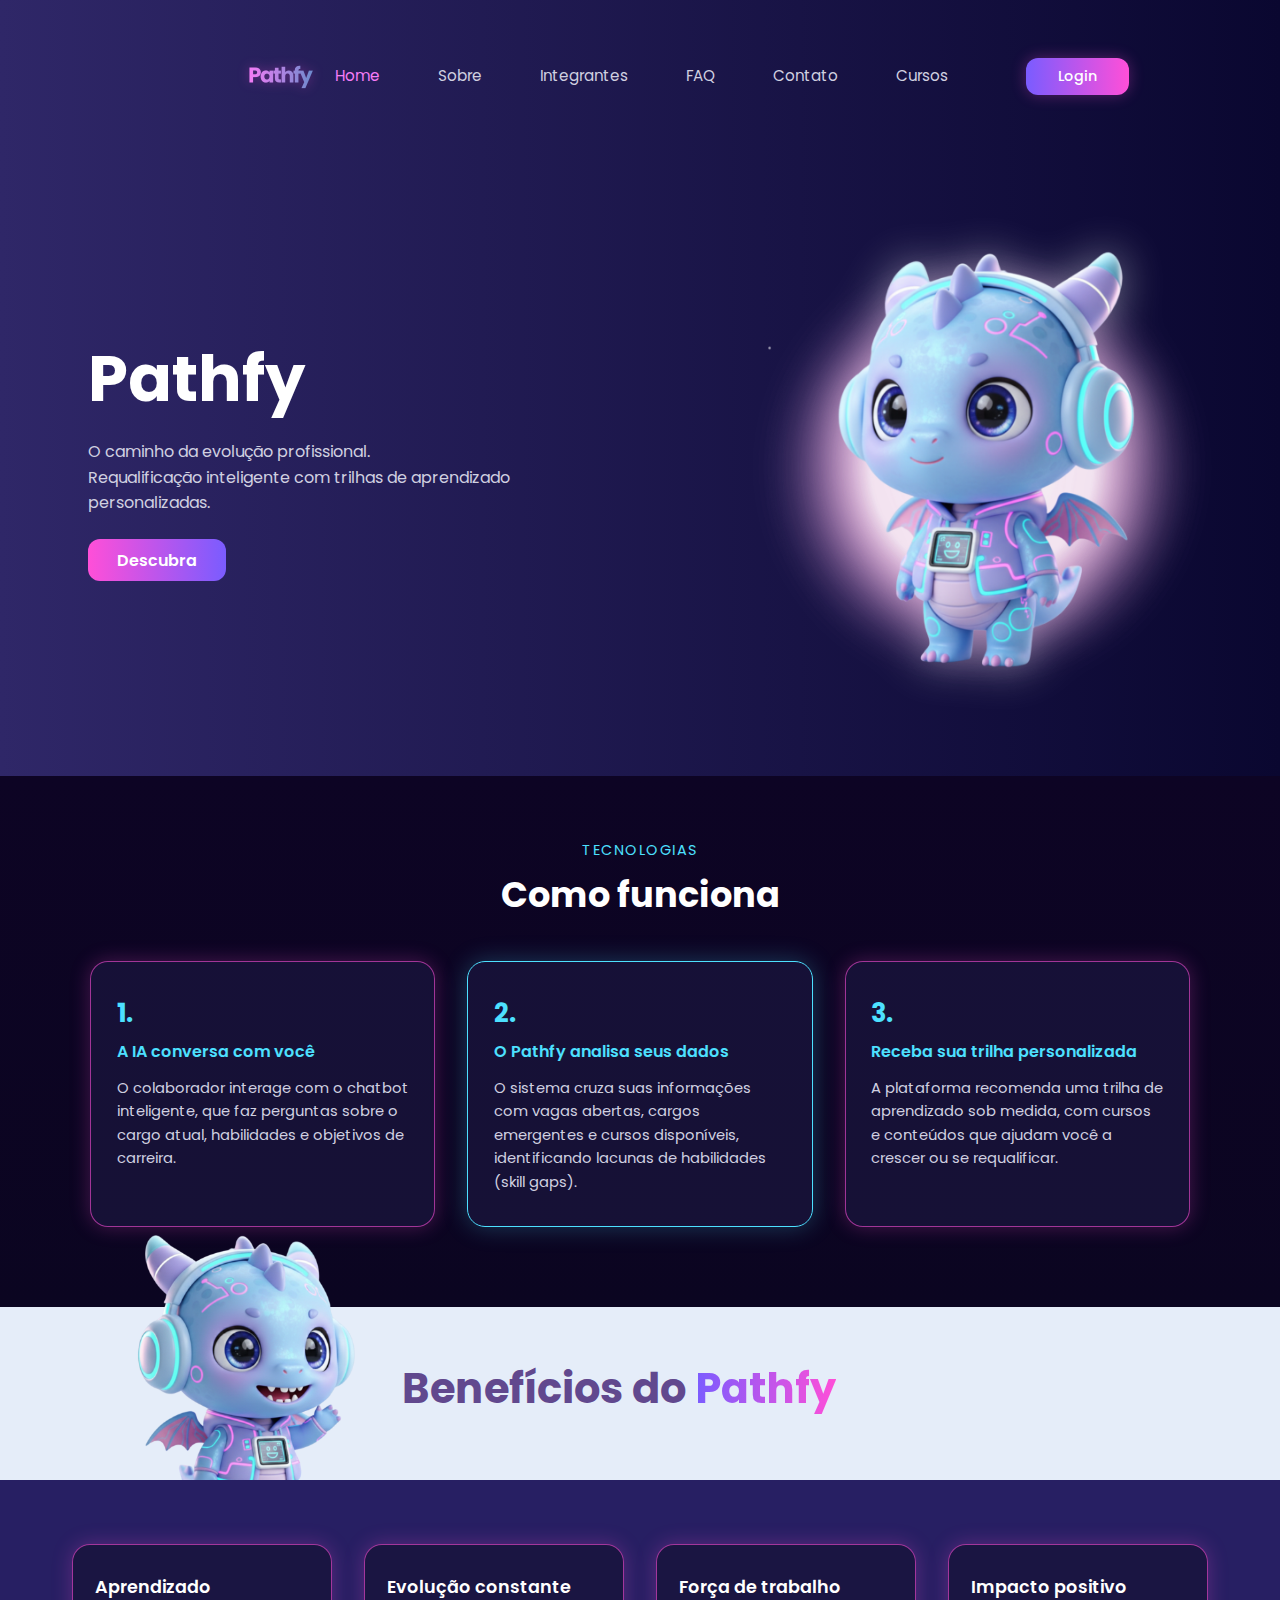
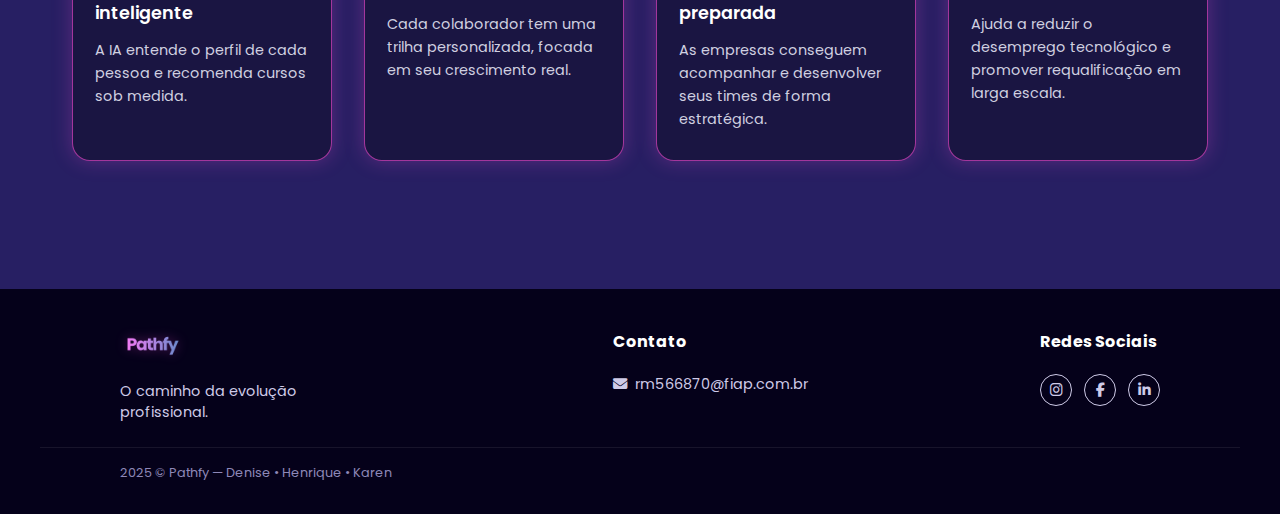
<file: index.html>
<!DOCTYPE html>
<html lang="pt-BR">
<head>
  <meta charset="UTF-8" />
  <meta name="viewport" content="width=device-width, initial-scale=1.0" />
  <title>Pathfy - Home</title>
  <link href="https://fonts.googleapis.com/css2?family=Poppins:wght@400;500;600;700&display=swap" rel="stylesheet">
  <link rel="stylesheet" href="https://cdnjs.cloudflare.com/ajax/libs/font-awesome/6.5.0/css/all.min.css"/>

  <link rel="stylesheet" href="css/style.css" />
</head>
<body>
    <header class="hero">
  <nav class="navbar">
  <a href="index.html" class="logo">
    <img src="assets/images/logo_pathfy.png" alt="Pathfy">
  </a>

  <button class="menu-toggle">
    <span></span><span></span><span></span>
  </button>

  <div class="nav-right">
    <ul class="nav-links">
      <li><a href="index.html" class="active">Home</a></li>
      <li><a href="sobre.html">Sobre</a></li>
      <li><a href="integrantes.html">Integrantes</a></li>
      <li><a href="faq.html">FAQ</a></li>
      <li><a href="contato.html">Contato</a></li>
      <li><a href="cursos.html">Cursos</a></li>
    </ul>

    <a href="paginaLogin.html" class="btn-login">Login</a>
  </div>
</nav>
    <section class="hero-content" id="home">
      <div class="hero-text">
        <h1>Pathfy</h1>
        <p>O caminho da evolução profissional.<br>
        Requalificação inteligente com trilhas de aprendizado personalizadas.</p>
        <a href="sobre.html" class="btn-primary">Descubra</a>
      </div>

      <div class="hero-image">
        <img src="assets/images/mascote_sorrindo_levemente_brilho .png" alt="Mascote Pathfy" />
      </div>
    </section>
  </header>

<main>
    <section class="como-funciona" id="como-funciona">
  <div class="container">
    <p class="subtitulo-secao">Tecnologias</p>
    <h2 class="titulo-secao">Como funciona</h2>

    <div class="etapas">
      <div class="cartao-etapa">
        <h3>1.</h3>
        <h4>A IA conversa com você</h4>
        <p>O colaborador interage com o chatbot inteligente, que faz perguntas sobre o cargo atual, habilidades e objetivos de carreira.</p>
      </div>

      <div class="cartao-etapa meio">
        <h3>2.</h3>
        <h4>O Pathfy analisa seus dados</h4>
        <p>O sistema cruza suas informações com vagas abertas, cargos emergentes e cursos disponíveis, identificando lacunas de habilidades (skill gaps).</p>
      </div>

      <div class="cartao-etapa">
        <h3>3.</h3>
        <h4>Receba sua trilha personalizada</h4>
        <p>A plataforma recomenda uma trilha de aprendizado sob medida, com cursos e conteúdos que ajudam você a crescer ou se requalificar.</p>
      </div>
    </div>
  </div>
</section>
<section class="beneficios" id="beneficios">
  <div class="beneficios-topo">
    <div class="wrap">
      <img src="assets/images/mascote_sorridente_acenando.png" alt="Mascote Pathfy">
    <h2 class="titulo-beneficios">Benefícios do <span>Pathfy</span></h2>
    </div>
  </div>

  <div class="beneficios-cards">
    <div class="beneficio-card">
      <h3>Aprendizado inteligente</h3>
      <p>A IA entende o perfil de cada pessoa e recomenda cursos sob medida.</p>
    </div>

    <div class="beneficio-card">
      <h3>Evolução constante</h3>
      <p>Cada colaborador tem uma trilha personalizada, focada em seu crescimento real.</p>
    </div>

    <div class="beneficio-card">
      <h3>Força de trabalho preparada</h3>
      <p>As empresas conseguem acompanhar e desenvolver seus times de forma estratégica.</p>
    </div>

    <div class="beneficio-card">
      <h3>Impacto positivo</h3>
      <p>Ajuda a reduzir o desemprego tecnológico e promover requalificação em larga escala.</p>
    </div>
  </div>
</section>
</main>

<footer class="footer">
  <div class="footer-container container">
    <div class="footer-col brand">
      <a href="index.html" class="logo">
        <img src="assets/images/logo_pathfy.png" alt="Logo Pathfy">
      </a>
      <p class="footer-text">O caminho da evolução profissional.</p>
    </div>

    <div class="footer-col contact">
      <h4>Contato</h4>
      <a href="mailto:rm566870@fiap.com.br" class="footer-link">
        <i class="fa-solid fa-envelope"></i>
        rm566870@fiap.com.br
      </a>
    </div>

    <div class="footer-col social">
      <h4>Redes Sociais</h4>
      <div class="social-links">
        <a href="#"><i class="fa-brands fa-instagram"></i></a>
        <a href="#"><i class="fa-brands fa-facebook-f"></i></a>
        <a href="#"><i class="fa-brands fa-linkedin-in"></i></a>
      </div>
    </div>
  </div>

  <hr class="footer-divider">

  <div class="footer-bottom">
    <p>2025 © Pathfy — Denise • Henrique • Karen</p>
  </div>
</footer>

<script src="js/script.js"></script>

<!-- ================= VLibras (Gratuito e Oficial) ================= -->
  <div vw class="enabled">
    <div vw-access-button class="active"></div>
    <div vw-plugin-wrapper>
      <div class="vw-plugin-top-wrapper"></div>
    </div>
  </div>

  <script src="https://vlibras.gov.br/app/vlibras-plugin.js"></script>
  <script>
    new window.VLibras.Widget('https://vlibras.gov.br/app');
  </script>

</body>
</html>
</file>
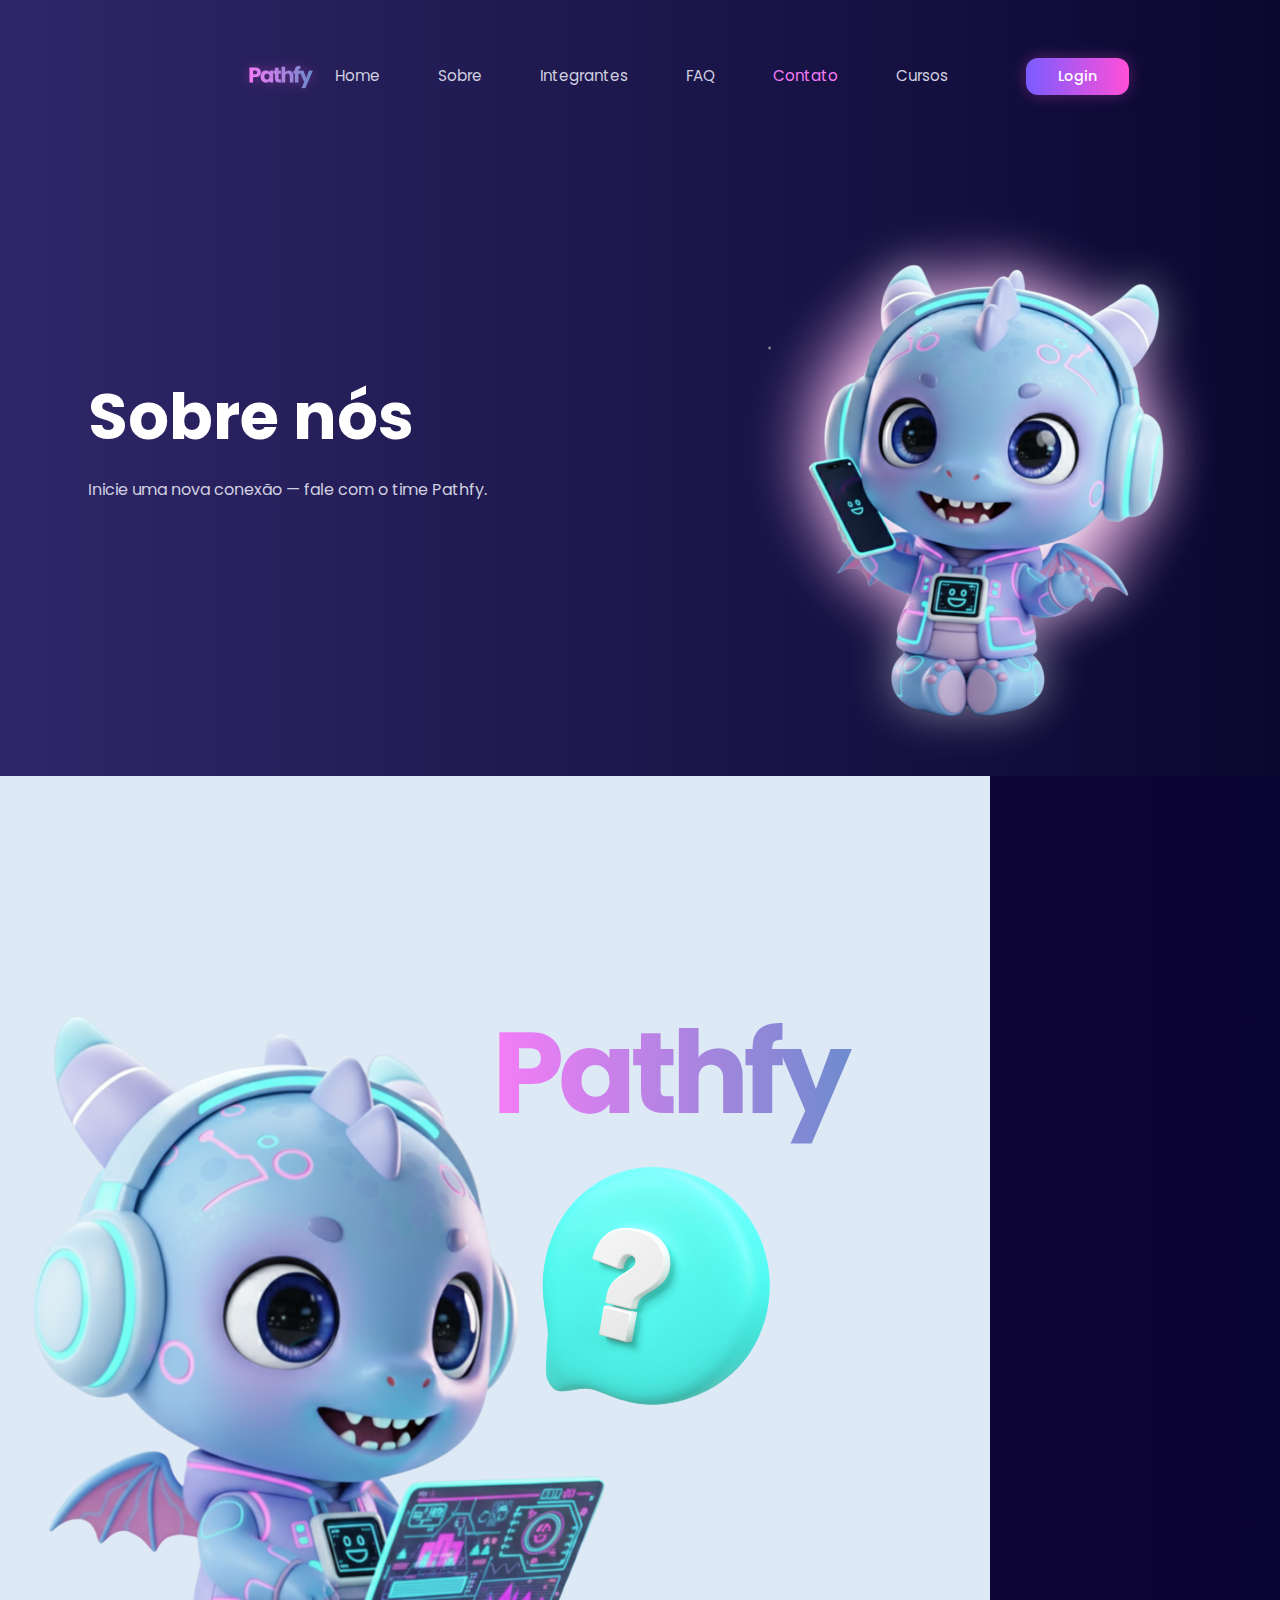
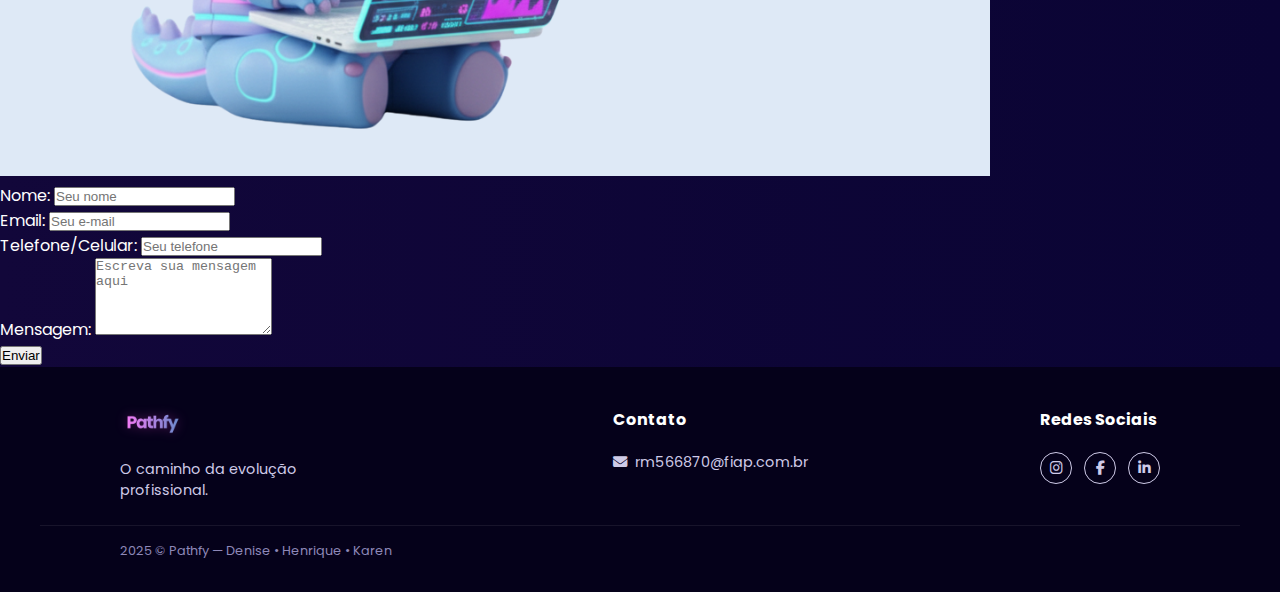
<file: contato.html>
<!DOCTYPE html>
<html lang="pt-br">
<head>
    <meta charset="UTF-8">
    <meta name="viewport" content="width=device-width, initial-scale=1.0">
    <title>Pathfy - Contato</title>
    <link href="https://fonts.googleapis.com/css2?family=Poppins:wght@400;500;600;700&display=swap" rel="stylesheet">
    <link rel="stylesheet" href="https://cdnjs.cloudflare.com/ajax/libs/font-awesome/6.5.0/css/all.min.css"/>

  <link rel="stylesheet" href="css/style.css" />
</head>
<body>
    <header class="hero">
  <nav class="navbar">
  <a href="index.html" class="logo">
    <img src="assets/images/logo_pathfy.png" alt="Pathfy">
  </a>

  <button class="menu-toggle">
    <span></span><span></span><span></span>
  </button>

  <div class="nav-right">
    <ul class="nav-links">
      <li><a href="index.html">Home</a></li>
      <li><a href="sobre.html">Sobre</a></li>
      <li><a href="integrantes.html">Integrantes</a></li>
      <li><a href="faq.html">FAQ</a></li>
      <li><a href="contato.html" class="active">Contato</a></li>
      <li><a href="cursos.html">Cursos</a></li>
    </ul>

    <a href="#" class="btn-login">Login</a>
  </div>
</nav>
    <section class="hero-content" id="home">
      <div class="hero-text">
        <h1>Sobre nós</h1>
        <p>Inicie uma nova conexão — fale com o time Pathfy.</p>
      </div>
      <div class="hero-image">
        <img src="assets/images/mascote_contato.png" alt="Mascote Pathfy" />
      </div>
      </section>
      </header>

  <main>
      <section class="contato" id="contato">
  <div class="contato-esq">
    <img src="assets/images/contato.png" alt="imagem de contato com mascote">
  </div>

  <div class="contato-dir">
    <div class="contato-card">

      <form id="form-contato">
        <div class="campo">
          <label for="nome">Nome:</label>
          <input type="text" id="nome" name="nome" placeholder="Seu nome" required>
        </div>

        <div class="campo">
          <label for="email">Email:</label>
          <input type="email" id="email" name="email" placeholder="Seu e-mail" required>
        </div>

        <div class="campo">
          <label for="telefone">Telefone/Celular:</label>
          <input type="tel" id="telefone" name="telefone" placeholder="Seu telefone" required>
        </div>

        <div class="campo campo-textarea">
          <label for="mensagem">Mensagem:</label>
          <textarea id="mensagem" name="mensagem" placeholder="Escreva sua mensagem aqui" rows="5" required></textarea>
        </div>

        <div class="campo campo-botao">
          <button type="submit" class="btn-enviar">Enviar</button>
        </div>
      </form>
    </div>
  </div>
</section>
</main>

<footer class="footer">
  <div class="footer-container container">
    <div class="footer-col brand">
      <a href="index.html" class="logo">
        <img src="assets/images/logo_pathfy.png" alt="Logo Pathfy">
      </a>
      <p class="footer-text">O caminho da evolução profissional.</p>
    </div>

    <div class="footer-col contact">
      <h4>Contato</h4>
      <a href="mailto:rm566870@fiap.com.br" class="footer-link">
        <i class="fa-solid fa-envelope"></i>
        rm566870@fiap.com.br
      </a>
    </div>

    <div class="footer-col social">
      <h4>Redes Sociais</h4>
      <div class="social-links">
        <a href="#"><i class="fa-brands fa-instagram"></i></a>
        <a href="#"><i class="fa-brands fa-facebook-f"></i></a>
        <a href="#"><i class="fa-brands fa-linkedin-in"></i></a>
      </div>
    </div>
  </div>

  <hr class="footer-divider">

  <div class="footer-bottom">
    <p>2025 © Pathfy — Denise • Henrique • Karen</p>
  </div>
</footer>

      <script src="js/script.js"></script>

<!-- ================= VLibras (Gratuito e Oficial) ================= -->
  <div vw class="enabled">
    <div vw-access-button class="active"></div>
    <div vw-plugin-wrapper>
      <div class="vw-plugin-top-wrapper"></div>
    </div>
  </div>

  <script src="https://vlibras.gov.br/app/vlibras-plugin.js"></script>
  <script>
    new window.VLibras.Widget('https://vlibras.gov.br/app');
  </script>

</body>
</html>
</file>
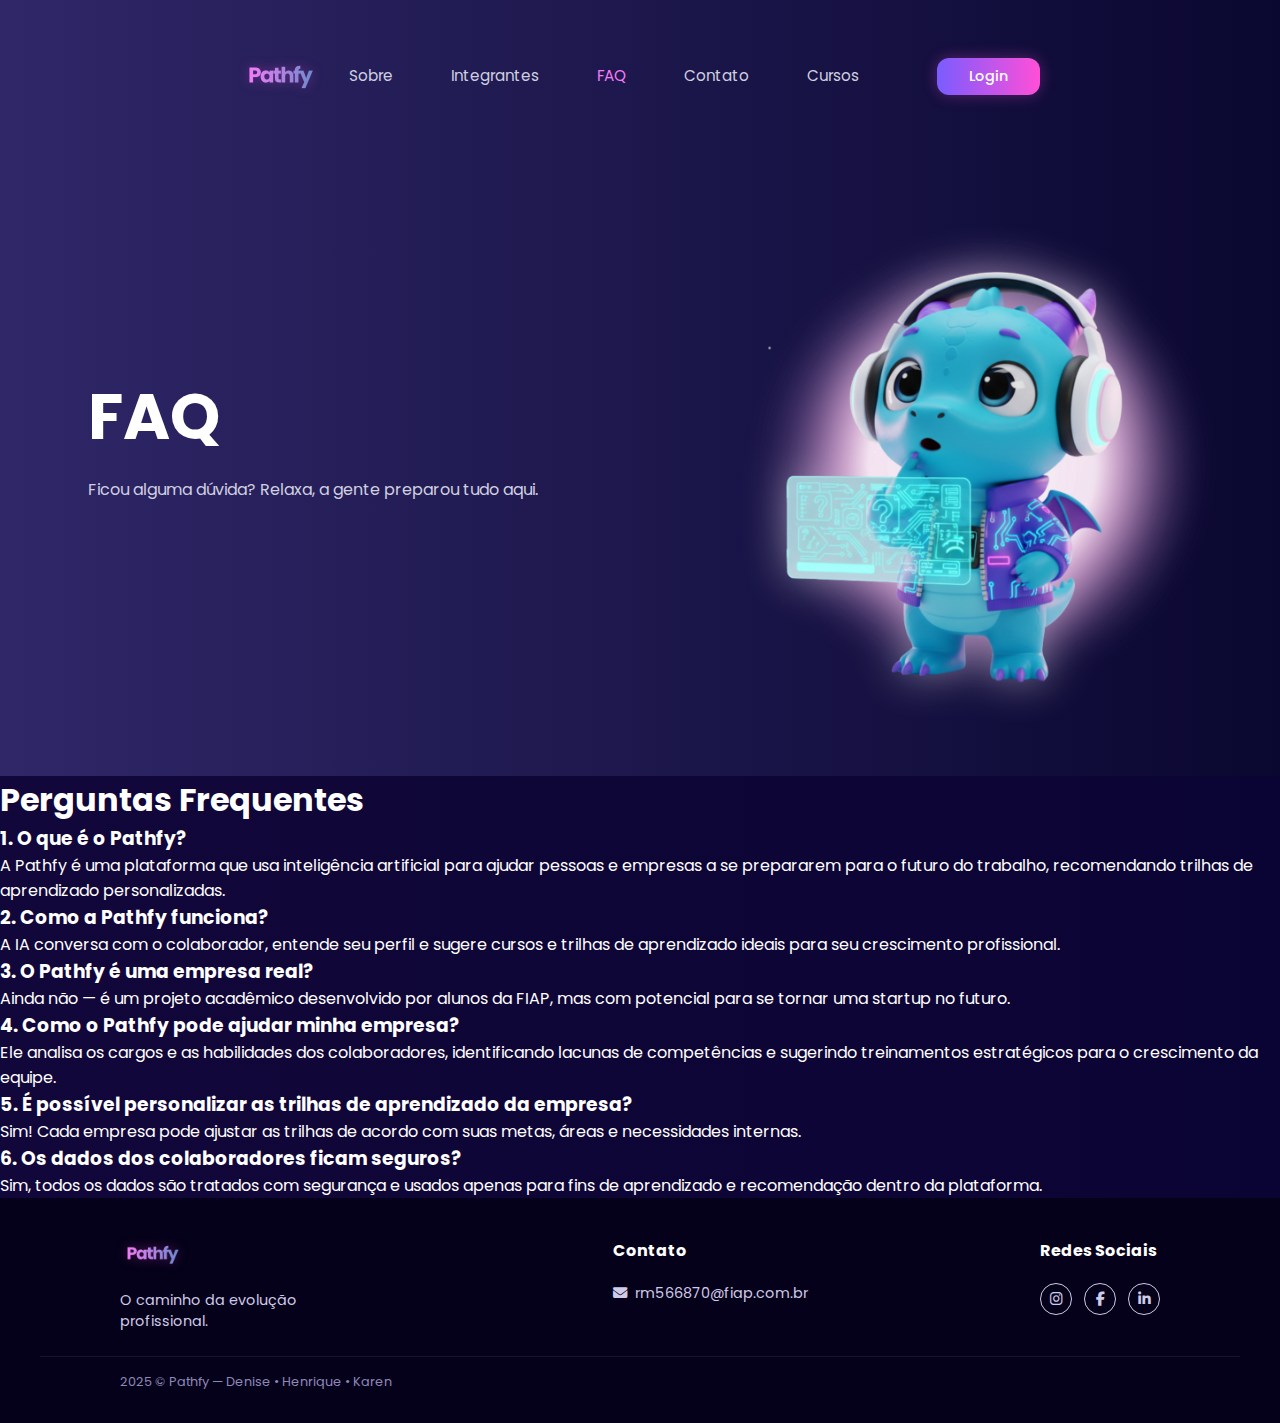
<file: faq.html>
<!DOCTYPE html>
<html lang="pt-br">
<head>
    <meta charset="UTF-8">
    <meta name="viewport" content="width=device-width, initial-scale=1.0">
    <title>Pathfy - FAQ</title>
    <link href="https://fonts.googleapis.com/css2?family=Poppins:wght@400;500;600;700&display=swap" rel="stylesheet">
    <link rel="stylesheet" href="https://cdnjs.cloudflare.com/ajax/libs/font-awesome/6.5.0/css/all.min.css"/>

    <link rel="stylesheet" href="css/style.css" />
</head>
<body>
    <header class="hero">
  <nav class="navbar">
  <a href="index.html" class="logo">
    <img src="assets/images/logo_pathfy.png" alt="Pathfy">
  </a>

  <button class="menu-toggle">
    <span></span><span></span><span></span>
  </button>

  <div class="nav-right">
    <ul class="nav-links">
      <li><a href="sobre.html">Sobre</a></li>
      <li><a href="integrantes.html">Integrantes</a></li>
      <li><a href="faq.html" class="active">FAQ</a></li>
      <li><a href="contato.html">Contato</a></li>
      <li><a href="cursos.html">Cursos</a></li>
    </ul>

    <a href="paginaLogin.html" class="btn-login">Login</a>
  </div>
</nav>
    <section class="hero-content" id="home">
      <div class="hero-text">
        <h1>FAQ</h1>
        <p>Ficou alguma dúvida? Relaxa, a gente preparou tudo aqui.</p>
      </div>
      <div class="hero-image">
        <img src="assets/images/mascote_faq.png" alt="Mascotes Pathfy" />
      </div>
      </section>
      </header>

  <main>
        <section class="faq-container">
        <h1 class="faq-titulo">Perguntas Frequentes</h1>

        <div class="faq">
          <div class="pergunta">
            <h3>1. O que é o Pathfy?</h3>
            <p>
              A Pathfy é uma plataforma que usa inteligência artificial para ajudar pessoas e empresas a se prepararem para o futuro do trabalho, recomendando trilhas de aprendizado personalizadas.
            </p>
          </div>

          <div class="pergunta">
            <h3>
              2. Como a Pathfy funciona?
            </h3>
            <p>
              A IA conversa com o colaborador, entende seu perfil e sugere cursos e trilhas de aprendizado ideais para seu crescimento profissional.
            </p>
          </div>

          <div class="pergunta">
            <h3>3. O Pathfy é uma empresa real?</h3>
            <p>
              Ainda não — é um projeto acadêmico desenvolvido por alunos da FIAP, mas com potencial para se tornar uma startup no futuro.
            </p>
          </div>

          <div class="pergunta">
            <h3>4. Como o Pathfy pode ajudar minha empresa?</h3>
            <p>
              Ele analisa os cargos e as habilidades dos colaboradores, identificando lacunas de competências e sugerindo treinamentos estratégicos para o crescimento da equipe.
            </p>
          </div>

          <div class="pergunta">
            <h3>5. É possível personalizar as trilhas de aprendizado da empresa?</h3>
            <p>
              Sim! Cada empresa pode ajustar as trilhas de acordo com suas metas, áreas e necessidades internas.
            </p>
          </div>

          <div class="pergunta">
            <h3>6. Os dados dos colaboradores ficam seguros?</h3>
            <p>
              Sim, todos os dados são tratados com segurança e usados apenas para fins de aprendizado e recomendação dentro da plataforma.
            </p>
          </div>
        </div>
      </section>
  </main>

  <footer class="footer">
  <div class="footer-container container">
    <div class="footer-col brand">
      <a href="index.html" class="logo">
        <img src="assets/images/logo_pathfy.png" alt="Logo Pathfy">
      </a>
      <p class="footer-text">O caminho da evolução profissional.</p>
    </div>

    <div class="footer-col contact">
      <h4>Contato</h4>
      <a href="mailto:rm566870@fiap.com.br" class="footer-link">
        <i class="fa-solid fa-envelope"></i>
        rm566870@fiap.com.br
      </a>
    </div>

    <div class="footer-col social">
      <h4>Redes Sociais</h4>
      <div class="social-links">
        <a href="#"><i class="fa-brands fa-instagram"></i></a>
        <a href="#"><i class="fa-brands fa-facebook-f"></i></a>
        <a href="#"><i class="fa-brands fa-linkedin-in"></i></a>
      </div>
    </div>
  </div>

  <hr class="footer-divider">

  <div class="footer-bottom">
    <p>2025 © Pathfy — Denise • Henrique • Karen</p>
  </div>
</footer>

<script src="js/script.js"></script>

<!-- ================= VLibras (Gratuito e Oficial) ================= -->
  <div vw class="enabled">
    <div vw-access-button class="active"></div>
    <div vw-plugin-wrapper>
      <div class="vw-plugin-top-wrapper"></div>
    </div>
  </div>

  <script src="https://vlibras.gov.br/app/vlibras-plugin.js"></script>
  <script>
    new window.VLibras.Widget('https://vlibras.gov.br/app');
  </script>

</body>
</html>
</file>
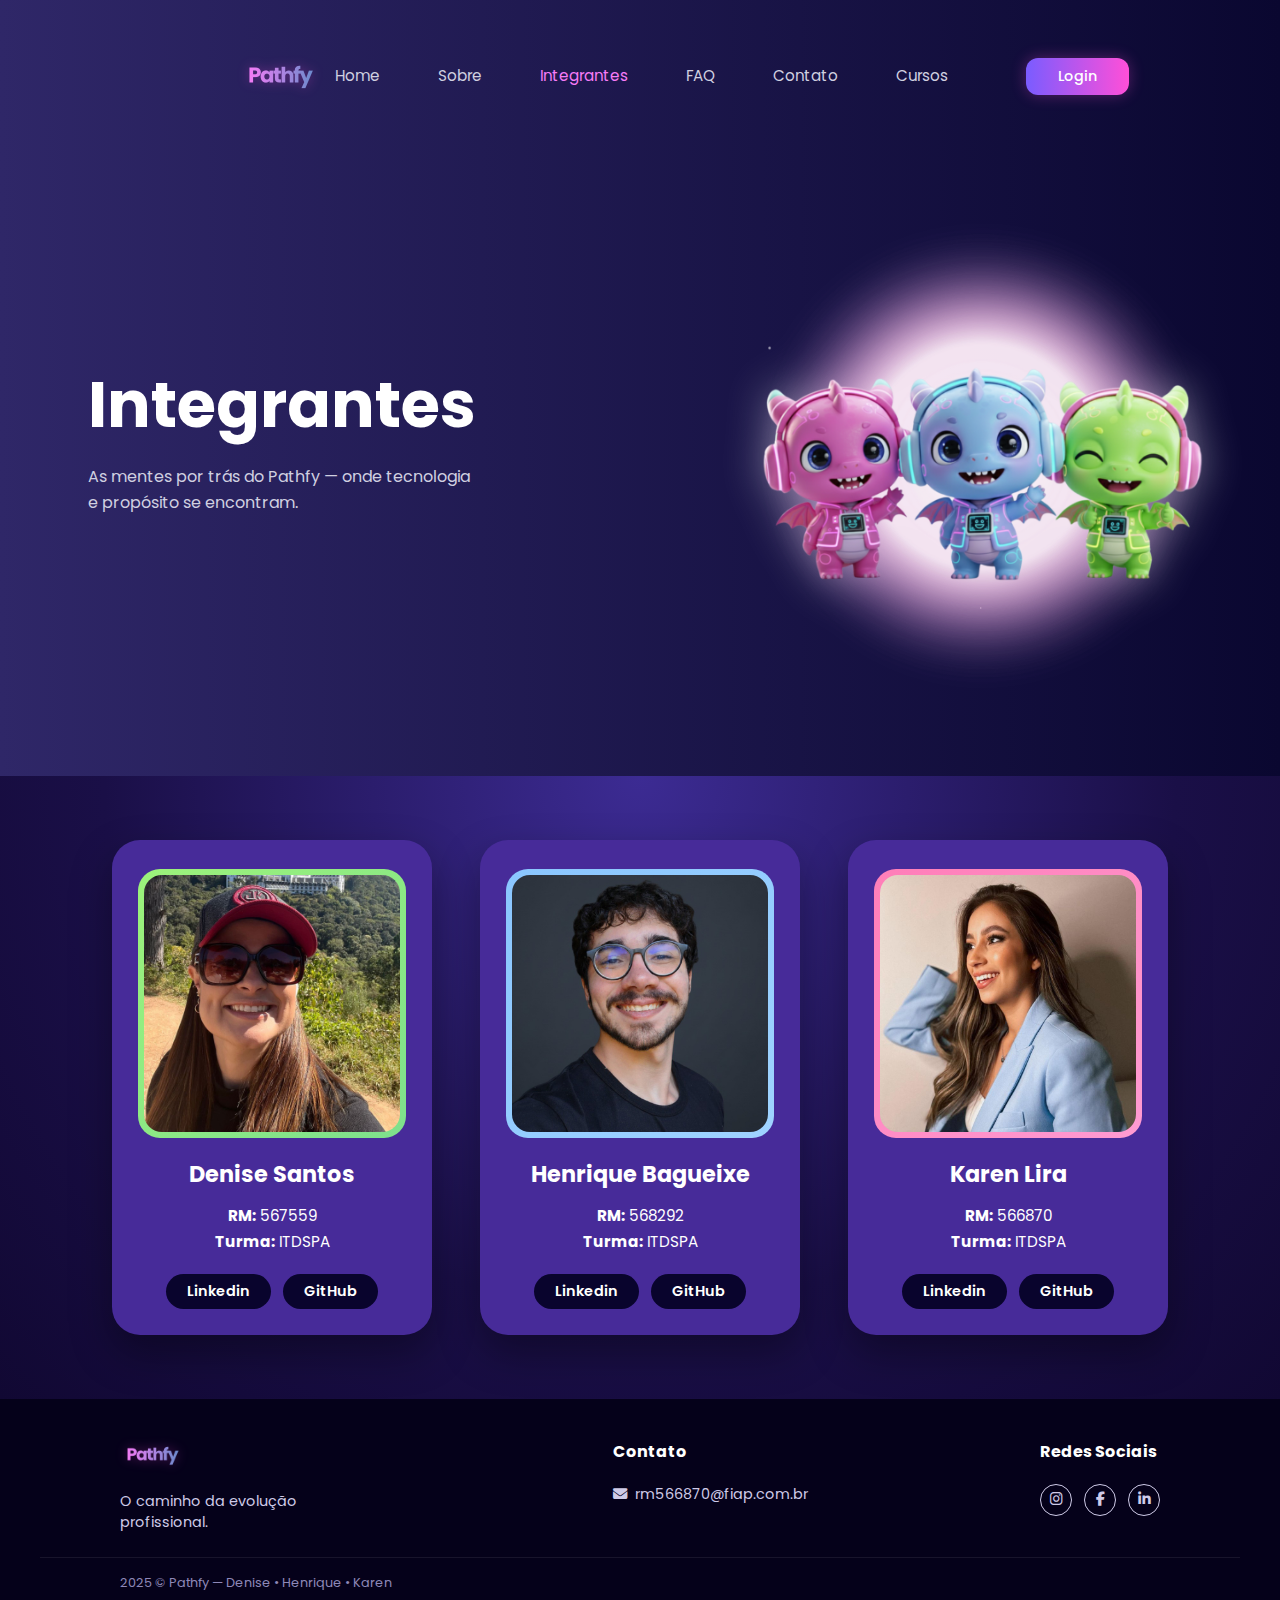
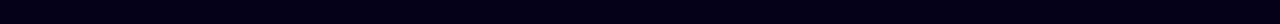
<file: integrantes.html>
<!DOCTYPE html>
<html lang="pt-br">
<head>
    <meta charset="UTF-8">
    <meta name="viewport" content="width=device-width, initial-scale=1.0">
    <title>Pathfy - Integrantes</title>
    <link href="https://fonts.googleapis.com/css2?family=Poppins:wght@400;500;600;700&display=swap" rel="stylesheet">
    <link rel="stylesheet" href="https://cdnjs.cloudflare.com/ajax/libs/font-awesome/6.5.0/css/all.min.css"/>

    <link rel="stylesheet" href="css/style.css" />
</head>
<body>
    <header class="hero">
  <nav class="navbar">
  <a href="index.html" class="logo">
    <img src="assets/images/logo_pathfy.png" alt="Pathfy">
  </a>

  <button class="menu-toggle">
    <span></span><span></span><span></span>
  </button>

  <div class="nav-right">
    <ul class="nav-links">
      <li><a href="index.html">Home</a></li>
      <li><a href="sobre.html">Sobre</a></li>
      <li><a href="integrantes.html" class="active">Integrantes</a></li>
      <li><a href="#">FAQ</a></li>
      <li><a href="contato.html">Contato</a></li>
      <li><a href="#">Cursos</a></li>
    </ul>

    <a href="#" class="btn-login">Login</a>
  </div>
</nav>
    <section class="hero-content" id="home">
      <div class="hero-text">
        <h1>Integrantes</h1>
        <p>As mentes por trás do Pathfy — onde tecnologia<br>
        e propósito se encontram.</p>
      </div>
      <div class="hero-image">
        <img src="assets/images/mascotes_integrantes.png" alt="Mascotes Pathfy" />
      </div>
      </section>
      </header>

      <section class="equipe" id="equipe">
  <div class="equipe-container">

    <div class="card-membro denise">
      <div class="card-foto">
        <img src="assets/images/integrante_denise.jpg" alt="Foto Denise Santos">
      </div>
      <h3>Denise Santos</h3>
      <p><strong>RM:</strong> 567559</p>
      <p><strong>Turma:</strong> ITDSPA</p>
      <div class="card-links">
        <a href="#" target="_blank" class="btn-linkedin">Linkedin</a>
        <a href="#" target="_blank" class="btn-github">GitHub</a>
      </div>
    </div>

    <div class="card-membro henrique">
      <div class="card-foto">
        <img src="assets/images/imagem-integrante-henrique.jpeg" alt="Foto Henrique Bagueixe">
      </div>
      <h3>Henrique Bagueixe</h3>
      <p><strong>RM:</strong> 568292</p>
      <p><strong>Turma:</strong> ITDSPA</p>
      <div class="card-links">
        <a href="#" target="_blank" class="btn-linkedin">Linkedin</a>
        <a href="#" target="_blank" class="btn-github">GitHub</a>
      </div>
    </div>

    <div class="card-membro karen">
      <div class="card-foto">
        <img src="assets/images/integrante_karen.jpg" alt="Foto Karen Lira">
      </div>
      <h3>Karen Lira</h3>
      <p><strong>RM:</strong> 566870</p>
      <p><strong>Turma:</strong> ITDSPA</p>
      <div class="card-links">
        <a href="#" target="_blank" class="btn-linkedin">Linkedin</a>
        <a href="#" target="_blank" class="btn-github">GitHub</a>
      </div>
    </div>

  </div>
</section>

<footer class="footer">
  <div class="footer-container container">
    <div class="footer-col brand">
      <a href="index.html" class="logo">
        <img src="assets/images/logo_pathfy.png" alt="Logo Pathfy">
      </a>
      <p class="footer-text">O caminho da evolução profissional.</p>
    </div>

    <div class="footer-col contact">
      <h4>Contato</h4>
      <a href="mailto:rm566870@fiap.com.br" class="footer-link">
        <i class="fa-solid fa-envelope"></i>
        rm566870@fiap.com.br
      </a>
    </div>

    <div class="footer-col social">
      <h4>Redes Sociais</h4>
      <div class="social-links">
        <a href="#"><i class="fa-brands fa-instagram"></i></a>
        <a href="#"><i class="fa-brands fa-facebook-f"></i></a>
        <a href="#"><i class="fa-brands fa-linkedin-in"></i></a>
      </div>
    </div>
  </div>

  <hr class="footer-divider">

  <div class="footer-bottom">
    <p>2025 © Pathfy — Denise • Henrique • Karen</p>
  </div>
</footer>

<script src="js/script.js"></script>

<!-- ================= VLibras (Gratuito e Oficial) ================= -->
  <div vw class="enabled">
    <div vw-access-button class="active"></div>
    <div vw-plugin-wrapper>
      <div class="vw-plugin-top-wrapper"></div>
    </div>
  </div>

  <script src="https://vlibras.gov.br/app/vlibras-plugin.js"></script>
  <script>
    new window.VLibras.Widget('https://vlibras.gov.br/app');
  </script>

</body>
</html>
</file>
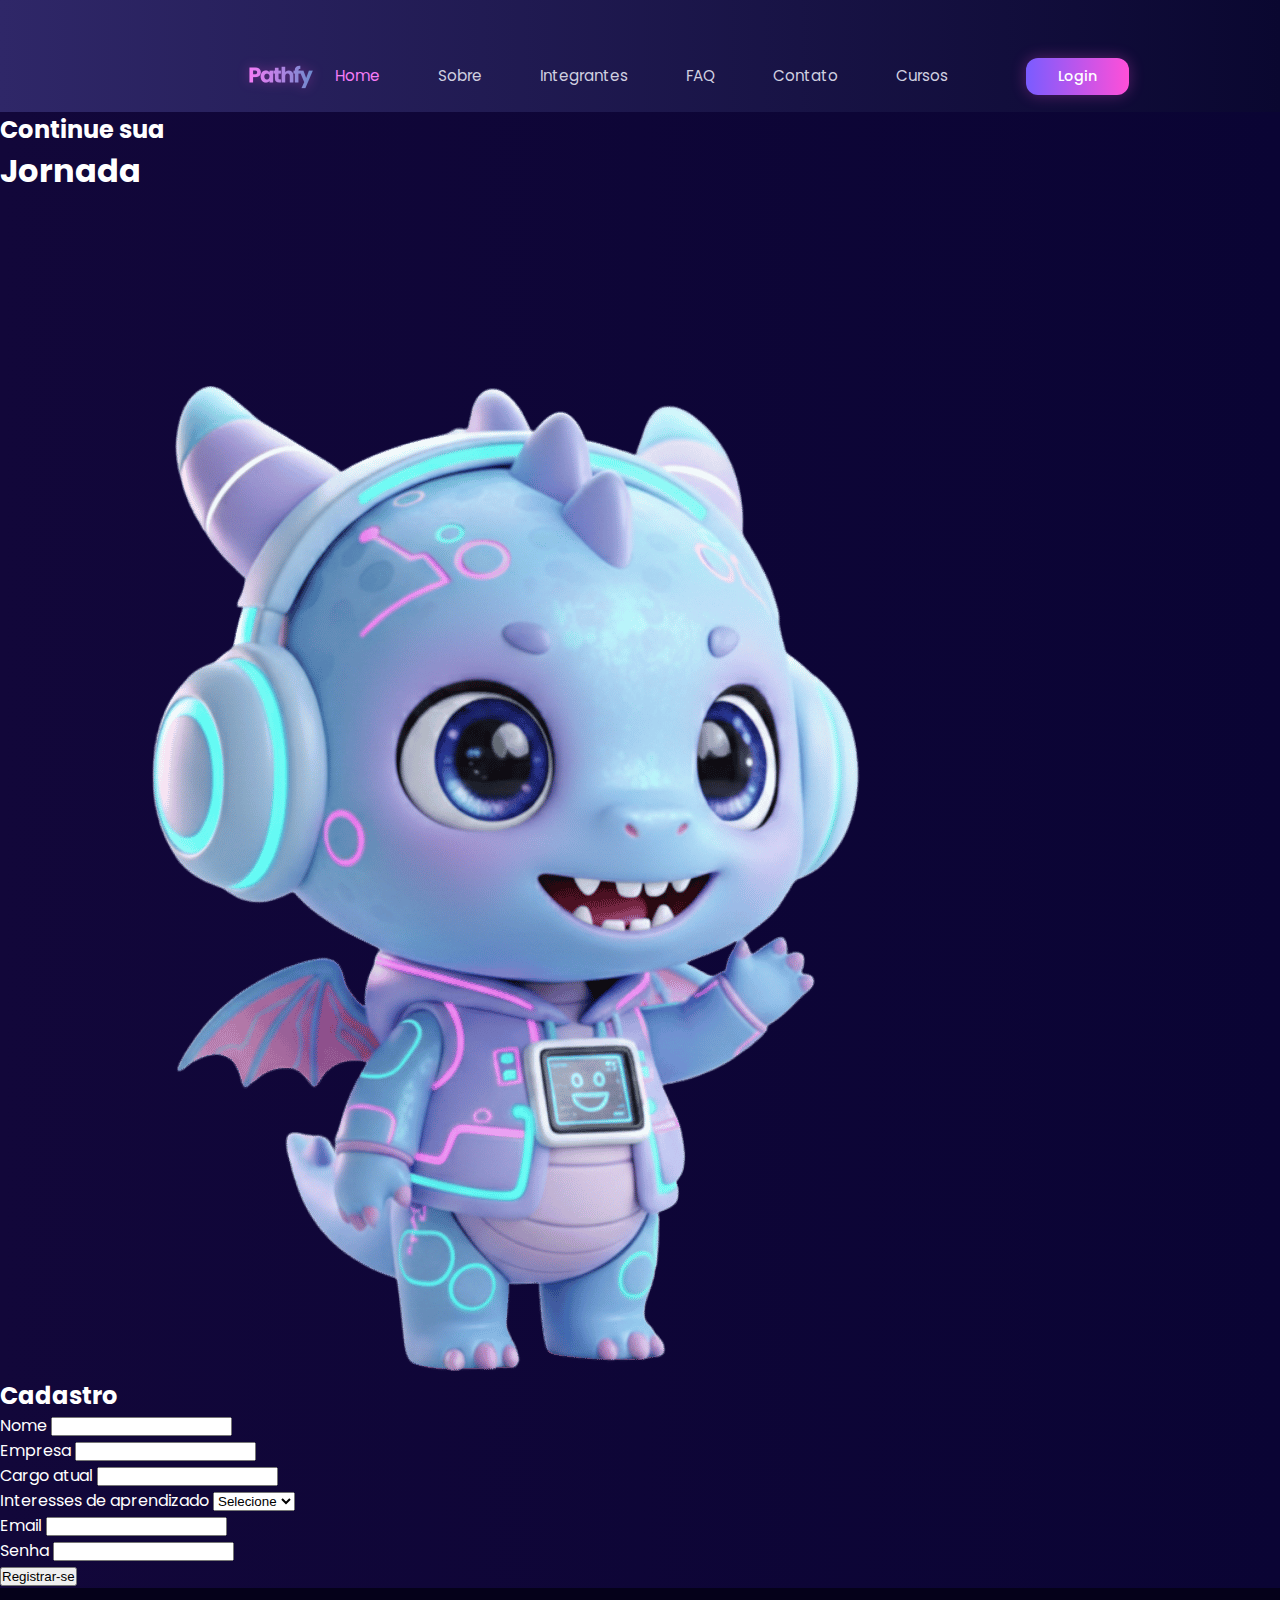
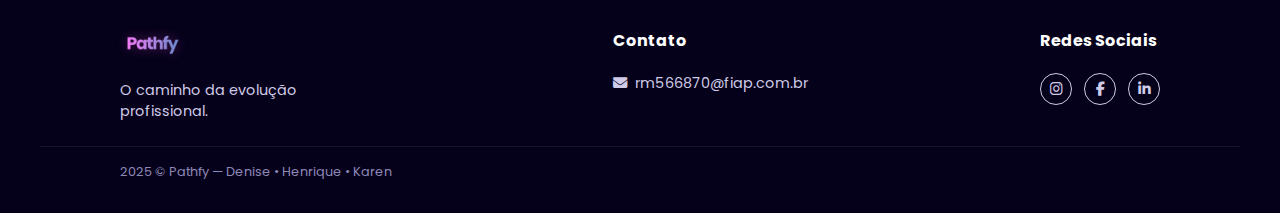
<file: paginaCadastro.html>
<!DOCTYPE html>
<html lang="pt-br">
<head>
    <meta charset="UTF-8">
    <meta name="viewport" content="width=device-width, initial-scale=1.0">
    <title>Pathfy - Cadastro</title>

    <link href="https://fonts.googleapis.com/css2?family=Poppins:wght@400;500;600;700&display=swap" rel="stylesheet">
    <link rel="stylesheet" href="https://cdnjs.cloudflare.com/ajax/libs/font-awesome/6.5.0/css/all.min.css"/>

    <link rel="stylesheet" href="css/style.css" />
</head>
<body>
    <header class="hero">
  <nav class="navbar">
  <a href="index.html" class="logo">
    <img src="assets/images/logo_pathfy.png" alt="Pathfy">
  </a>

  <button class="menu-toggle">
    <span></span><span></span><span></span>
  </button>

  <div class="nav-right">
    <ul class="nav-links">
      <li><a href="index.html" class="active">Home</a></li>
      <li><a href="sobre.html">Sobre</a></li>
      <li><a href="integrantes.html">Integrantes</a></li>
      <li><a href="faq.html">FAQ</a></li>
      <li><a href="contato.html">Contato</a></li>
      <li><a href="cursos.html">Cursos</a></li>
    </ul>

    <a href="paginaLogin.html" class="btn-login">Login</a>
  </div>
</nav>
</header>
    <main class="lg-main">
        <div class="lg-container">

            <div class="lg-left">
                <h2 class="lg-title-menor">Continue sua</h2>
                <h1 class="lg-title-maior">Jornada</h1>
                <img src="assets/images/mascote_login.png" class="lg-mascote" alt="Mascote Pathfy">
            </div>

            <div class="lg-right">
                <h2 class="lg-login-title">Cadastro</h2>

                <form class="lg-form" id="lg-form">

                    <div class="lg-campo">
                        <label for="lg-nome" class="lg-label">Nome</label>
                        <input type="text" class="lg-input" id="lg-nome">
                    </div>

                    <div class="lg-campo">
                        <label for="lg-empresa" class="lg-label">Empresa</label>
                        <input type="text" class="lg-input" id="lg-empresa">
                    </div>

                    <div class="lg-campo">
                        <label for="lg-cargo" class="lg-label">Cargo atual</label>
                        <input type="text" class="lg-input" id="lg-cargo">
                    </div>

                    <div class="lg-campo">
                        <label for="lg-interesses" class="lg-label">Interesses de aprendizado </label>
                        <select class="lg-input" id="interesses">
                            <option value="" disabled selected>Selecione</option>
                            <option value="Python">Python</option>
                            <option value="Front-end">Front-End</option>
                            <option value="Java">Java</option>
                            <option value="UI-UX">UX/UI</option>
                            <option value="Agile">Agile</option>
                            <option value="Scrum">Scrum</option>
                            <option value="Marketing">Marketing</option>
                            <option value="Full-Stack">Full Stack</option>
                        </select>
                    </div>

                    <div class="lg-campo">
                        <label for="lg-email" class="lg-label">Email</label>
                        <input type="email" class="lg-input" id="lg-email">
                    </div>

                    <div class="lg-campo">
                        <label for="lg-senha" class="lg-label">Senha</label>
                        <input type="password" class="lg-input" id="lg-senha">
                    </div>

                    <button type="submit" class="lg-btn">Registrar-se</button>

                </form>
            </div>

        </div>

    </main>

    <footer class="footer">
    <div class="footer-container container">
    <div class="footer-col brand">
      <a href="index.html" class="logo">
        <img src="assets/images/logo_pathfy.png" alt="Logo Pathfy">
      </a>
      <p class="footer-text">O caminho da evolução profissional.</p>
    </div>

    <div class="footer-col contact">
      <h4>Contato</h4>
      <a href="mailto:rm566870@fiap.com.br" class="footer-link">
        <i class="fa-solid fa-envelope"></i>
        rm566870@fiap.com.br
      </a>
    </div>

    <div class="footer-col social">
      <h4>Redes Sociais</h4>
      <div class="social-links">
        <a href="#"><i class="fa-brands fa-instagram"></i></a>
        <a href="#"><i class="fa-brands fa-facebook-f"></i></a>
        <a href="#"><i class="fa-brands fa-linkedin-in"></i></a>
      </div>
    </div>
  </div>

  <hr class="footer-divider">

  <div class="footer-bottom">
    <p>2025 © Pathfy — Denise • Henrique • Karen</p>
  </div>
</footer>

<script src="js/script.js"></script>

<!-- ================= VLibras (Gratuito e Oficial) ================= -->
  <div vw class="enabled">
    <div vw-access-button class="active"></div>
    <div vw-plugin-wrapper>
      <div class="vw-plugin-top-wrapper"></div>
    </div>
  </div>

  <script src="https://vlibras.gov.br/app/vlibras-plugin.js"></script>
  <script>
    new window.VLibras.Widget('https://vlibras.gov.br/app');
  </script>

</body>
</html>
</file>
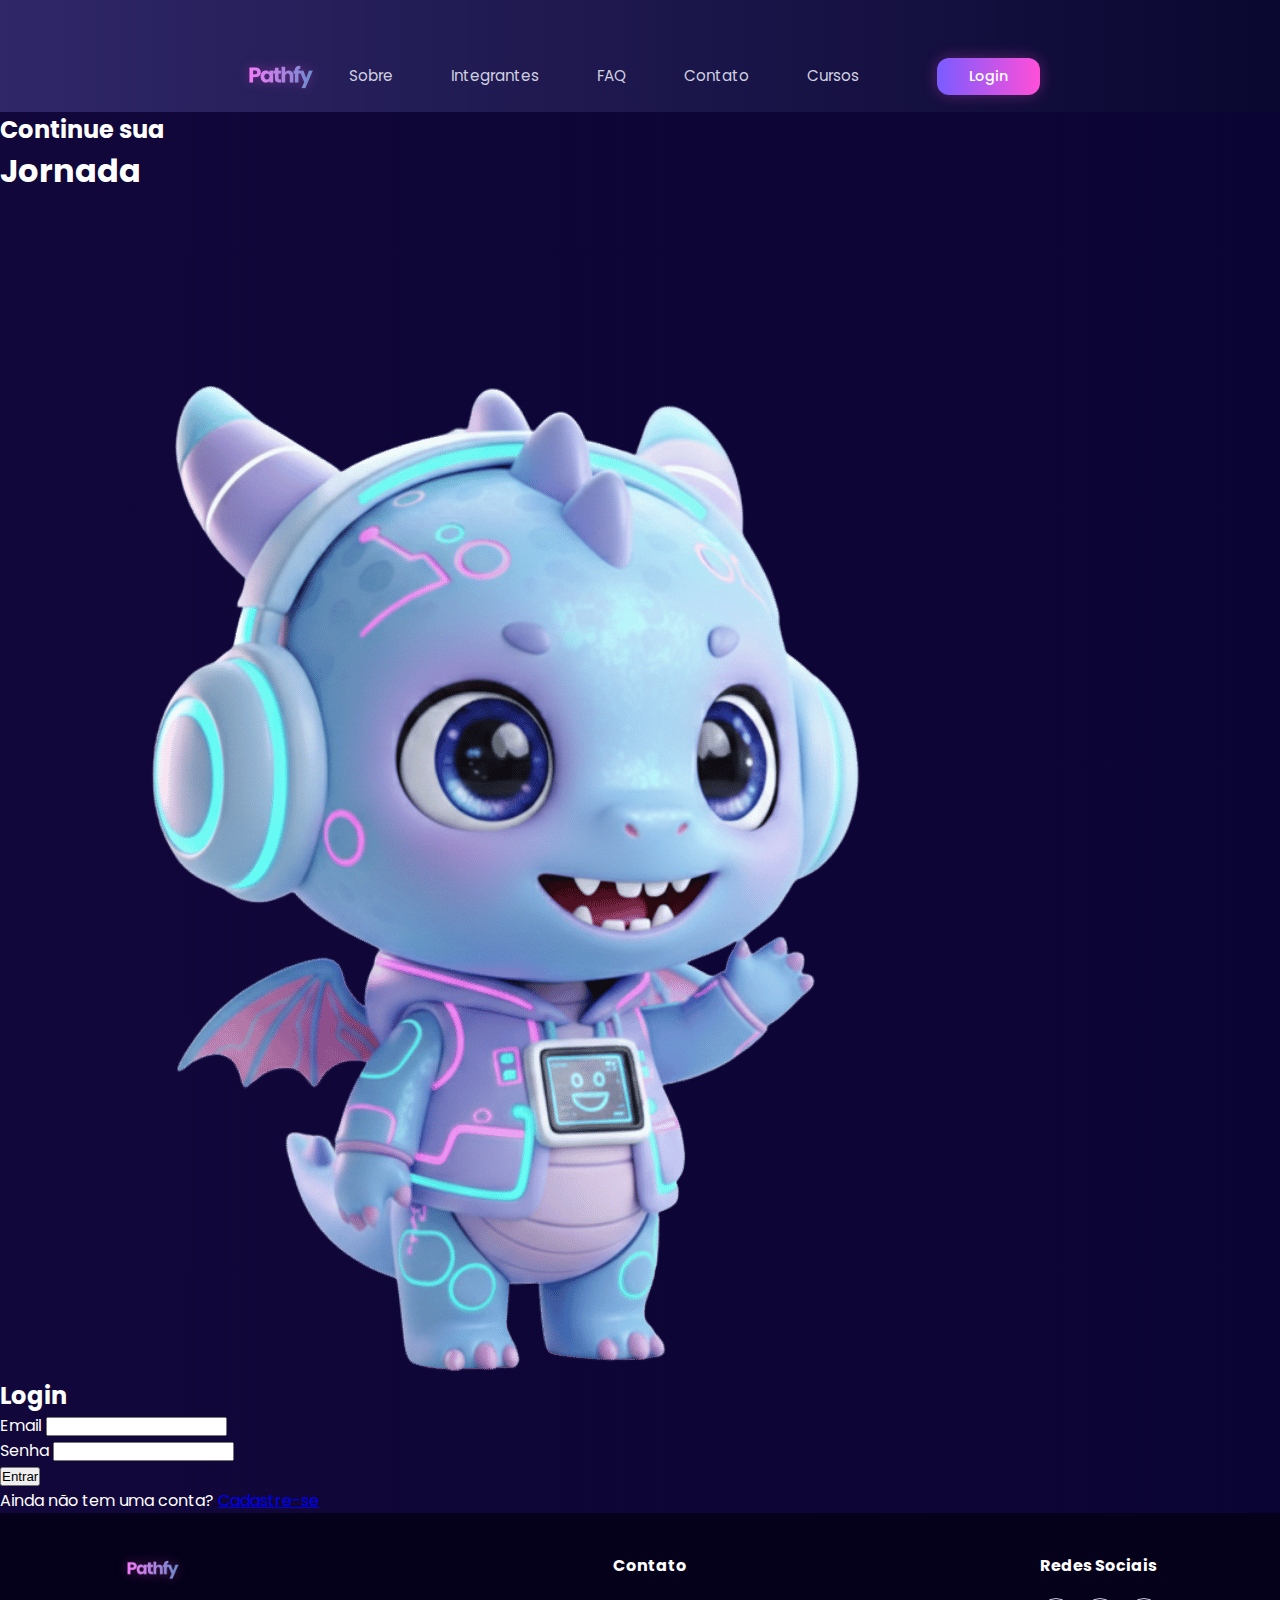
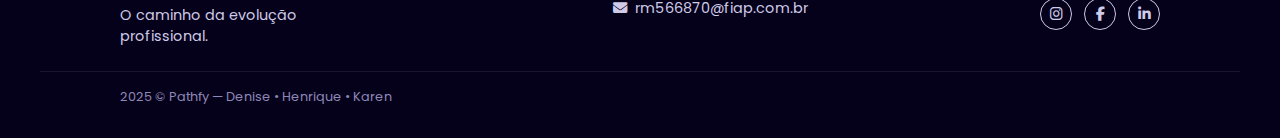
<file: paginaLogin.html>
<!DOCTYPE html>
<html lang="pt-br">
<head>
    <meta charset="UTF-8">
    <meta name="viewport" content="width=device-width, initial-scale=1.0">
    <title>Pathfy - Login</title>

    <link href="https://fonts.googleapis.com/css2?family=Poppins:wght@400;500;600;700&display=swap" rel="stylesheet">
    <link rel="stylesheet" href="https://cdnjs.cloudflare.com/ajax/libs/font-awesome/6.5.0/css/all.min.css"/>

    <link rel="stylesheet" href="css/style.css" />
</head>
<body>
    <header class="hero">
  <nav class="navbar">
  <a href="index.html" class="logo">
    <img src="assets/images/logo_pathfy.png" alt="Pathfy">
  </a>

  <button class="menu-toggle">
    <span></span><span></span><span></span>
  </button>

  <div class="nav-right">
    <ul class="nav-links">
      <li><a href="sobre.html">Sobre</a></li>
      <li><a href="integrantes.html">Integrantes</a></li>
      <li><a href="faq.html">FAQ</a></li>
      <li><a href="contato.html">Contato</a></li>
      <li><a href="cursos.html">Cursos</a></li>
    </ul>

    <a href="paginaLogin.html" class="btn-login">Login</a>
  </div>
</nav>
</header>
    <main class="lg-main">
        <div class="lg-container">

            <div class="lg-left">
                <h2 class="lg-title-menor">Continue sua</h2>
                <h1 class="lg-title-maior">Jornada</h1>
                <img src="assets/images/mascote_login.png" class="lg-mascote" alt="Mascote Pathfy">
            </div>

            <div class="lg-right">
                <h2 class="lg-login-title">Login</h2>

                <form class="lg-form" id="lg-form">

                  <div class="lg-campo">
                    <label for="lg-email" class="lg-label">Email</label>
                    <input type="email" class="lg-input" id="lg-email" required>
                  </div>

                  <div class="lg-campo">
                    <label for="lg-senha" class="lg-label">Senha</label>
                    <input type="password" class="lg-input" id="lg-senha" required>
                  </div>

                    <button type="submit" class="lg-btn">Entrar</button>

                    <p class="lg-register-text">
                        Ainda não tem uma conta?
                        <a href="paginaCadastro.html" class="lg-register-link">Cadastre-se</a>
                    </p>
                </form>
            </div>

        </div>

    </main>

    <footer class="footer">
    <div class="footer-container container">
    <div class="footer-col brand">
      <a href="index.html" class="logo">
        <img src="assets/images/logo_pathfy.png" alt="Logo Pathfy">
      </a>
      <p class="footer-text">O caminho da evolução profissional.</p>
    </div>

    <div class="footer-col contact">
      <h4>Contato</h4>
      <a href="mailto:rm566870@fiap.com.br" class="footer-link">
        <i class="fa-solid fa-envelope"></i>
        rm566870@fiap.com.br
      </a>
    </div>

    <div class="footer-col social">
      <h4>Redes Sociais</h4>
      <div class="social-links">
        <a href="#"><i class="fa-brands fa-instagram"></i></a>
        <a href="#"><i class="fa-brands fa-facebook-f"></i></a>
        <a href="#"><i class="fa-brands fa-linkedin-in"></i></a>
      </div>
    </div>
  </div>

  <hr class="footer-divider">

  <div class="footer-bottom">
    <p>2025 © Pathfy — Denise • Henrique • Karen</p>
  </div>
</footer>

<script src="js/script.js"></script>

<!-- ================= VLibras (Gratuito e Oficial) ================= -->
  <div vw class="enabled">
    <div vw-access-button class="active"></div>
    <div vw-plugin-wrapper>
      <div class="vw-plugin-top-wrapper"></div>
    </div>
  </div>

  <script src="https://vlibras.gov.br/app/vlibras-plugin.js"></script>
  <script>
    new window.VLibras.Widget('https://vlibras.gov.br/app');
  </script>

</body>
</html>
</file>
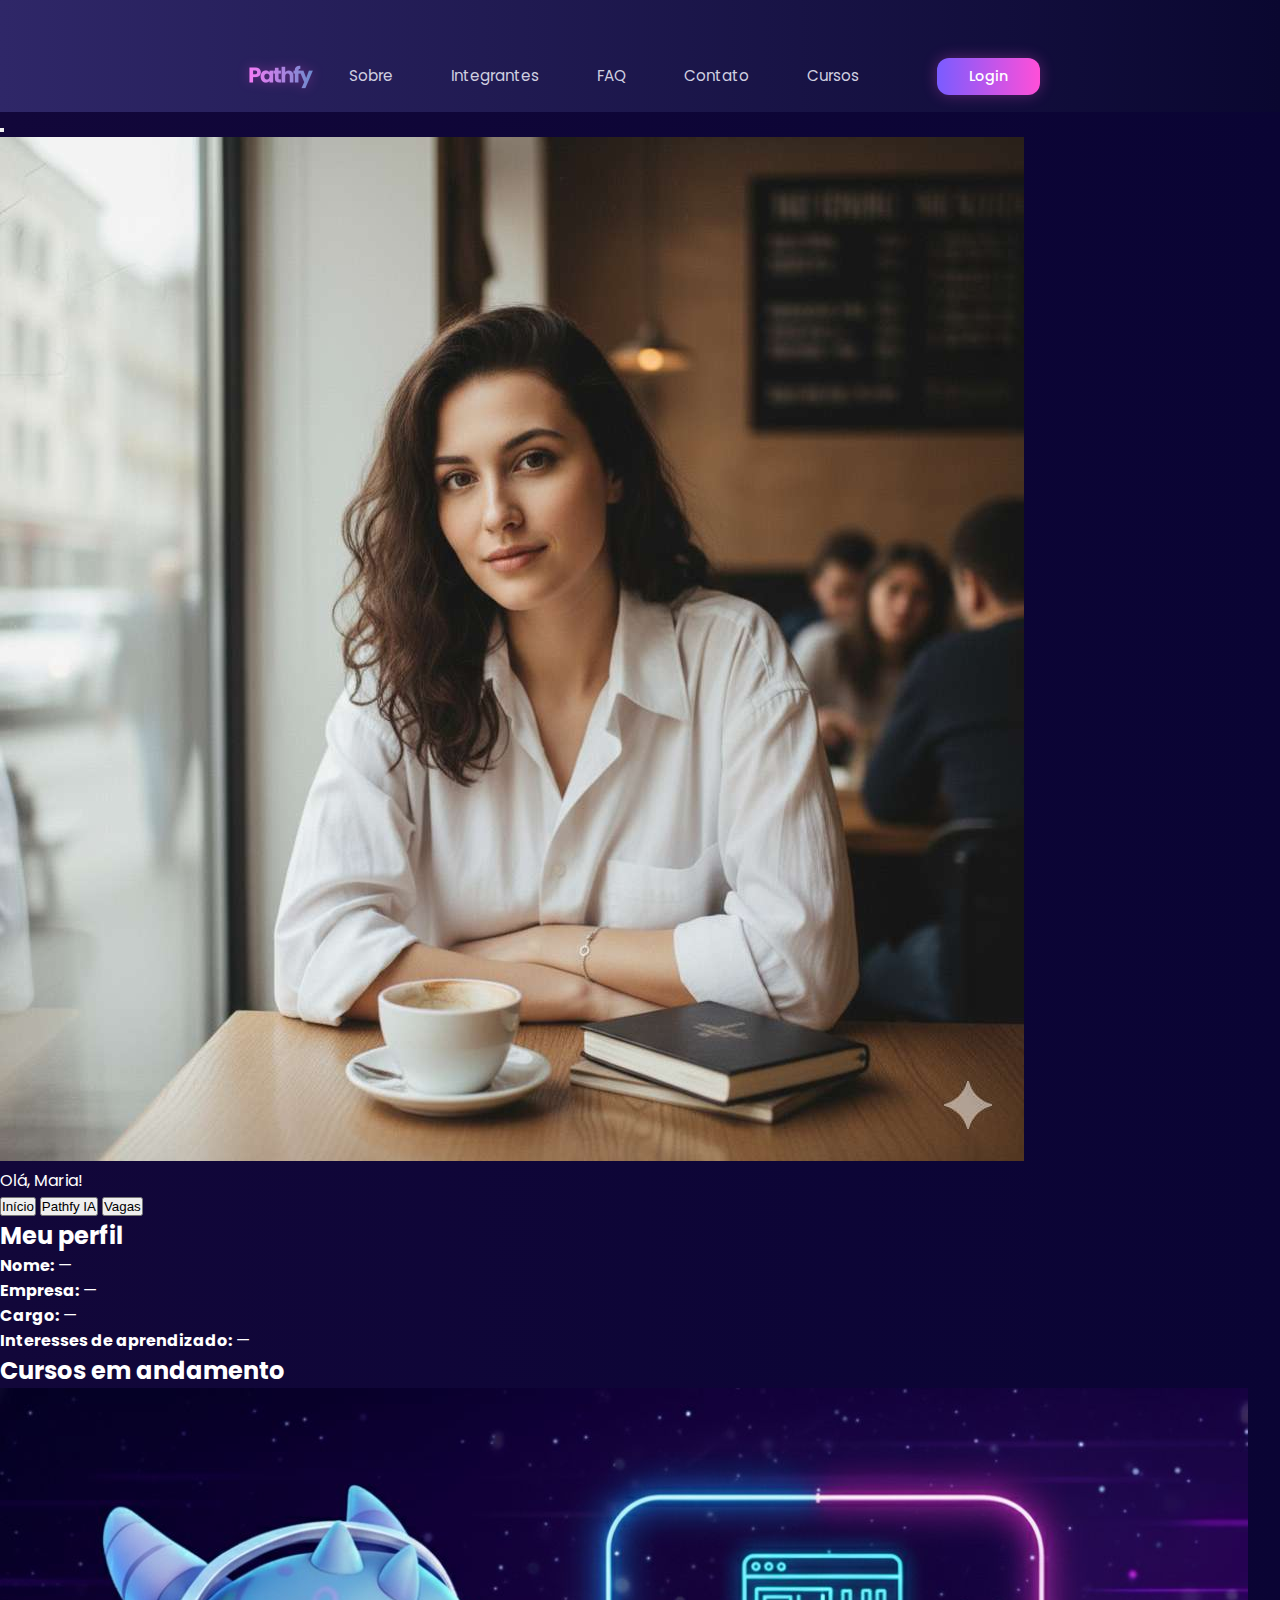
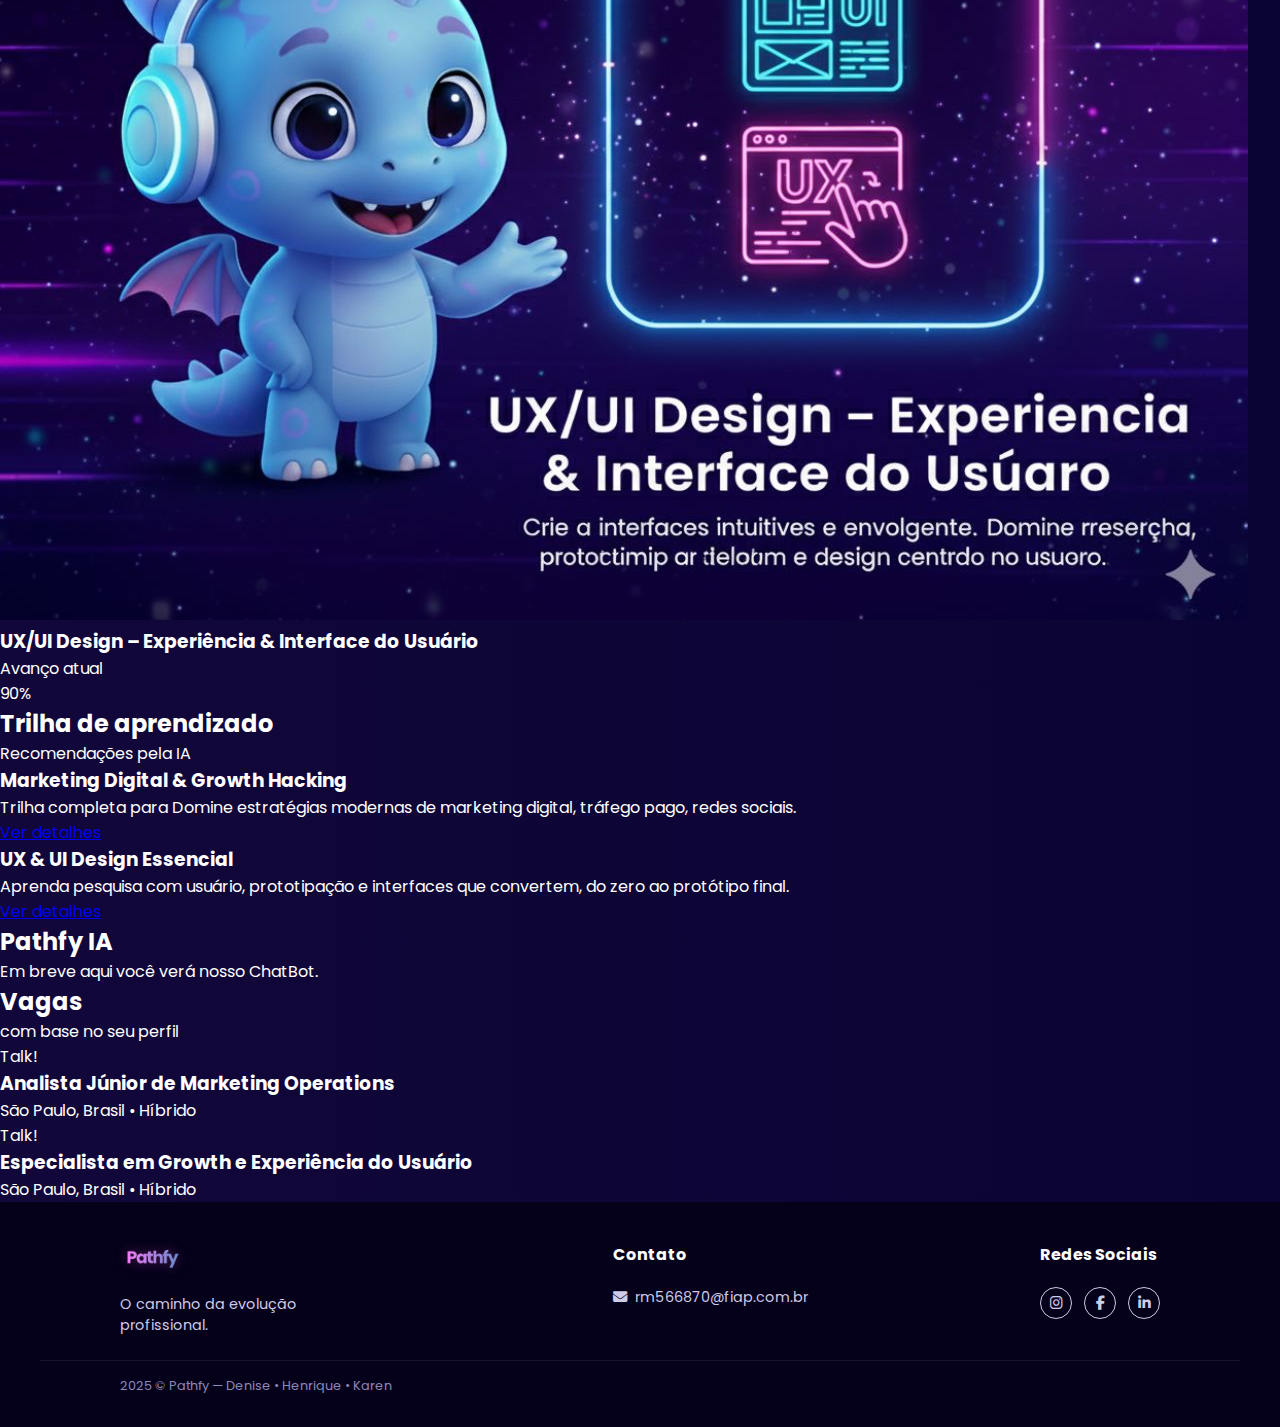
<file: paginaUsuario.html>
<!DOCTYPE html>
<html lang="pt-br">
<head>
    <meta charset="UTF-8">
    <meta name="viewport" content="width=device-width, initial-scale=1.0">
    <title>Document</title>

    <link href="https://fonts.googleapis.com/css2?family=Poppins:wght@400;500;600;700&display=swap" rel="stylesheet">
    <link rel="stylesheet" href="https://cdnjs.cloudflare.com/ajax/libs/font-awesome/6.5.0/css/all.min.css"/>

    <link rel="stylesheet" href="css/style.css" />

</head>
<body>
    <header class="hero">
  <nav class="navbar">
  <a href="index.html" class="logo">
    <img src="assets/images/logo_pathfy.png" alt="Pathfy">
  </a>

  <button class="menu-toggle">
    <span></span><span></span><span></span>
  </button>

  <div class="nav-right">
    <ul class="nav-links">
      <li><a href="sobre.html">Sobre</a></li>
      <li><a href="integrantes.html">Integrantes</a></li>
      <li><a href="faq.html">FAQ</a></li>
      <li><a href="contato.html">Contato</a></li>
      <li><a href="cursos.html">Cursos</a></li>
    </ul>

    <a href="paginaLogin.html" class="btn-login">Login</a>
  </div>
</nav>
</header>

    <main class="colab-main">
    <div class="colab-wrapper">

      <aside class="colab-sidebar">
        <button class="colab-hamburger" aria-label="Menu lateral">
          <span></span><span></span><span></span>
        </button>

        <div class="colab-profile">
          <img src="assets/images/maria-usuario.jpg" alt="Foto de Maria" class="colab-avatar">

          <p class="colab-hello">Olá, Maria!</p>
        </div>

        <nav class="colab-nav">
          <button class="colab-nav-btn active" data-section-target="colab-section-inicio">
            Início
          </button>
          <button class="colab-nav-btn" data-section-target="colab-section-pathfy">
            Pathfy IA
          </button>
          <button class="colab-nav-btn" data-section-target="colab-section-vagas">
            Vagas
          </button>
        </nav>
      </aside>

      <section class="colab-content">

        <section id="colab-section-inicio" class="colab-section active">
          <section class="colab-block">
            <h2 class="colab-title">Meu perfil</h2>

            <div class="perfil-info-box">
                <p><strong>Nome:</strong> <span id="perfil-nome">—</span></p>
                <p><strong>Empresa:</strong> <span id="perfil-empresa">—</span></p>
                <p><strong>Cargo:</strong> <span id="perfil-cargo">—</span></p>
                <p><strong>Interesses de aprendizado:</strong> <span id="perfil-interesses">—</span></p>
        </div>
          </section>

          <section class="colab-block">
            <h2 class="colab-title">Cursos em andamento</h2>

            <div class="colab-course-row">
              <article class="colab-course-card">
                <img src="assets/images/curso-ui-ux.jpg"
                     alt="Capa do curso UI/UX"
                     class="colab-course-img">

                <div class="colab-course-info">
                  <h3>UX/UI Design – Experiência & Interface do Usuário</h3>
                  <p>Avanço atual</p>

                  <div class="colab-progress-bar">
                    <div class="colab-progress-fill" style="width: 90%;"></div>
                  </div>

                  <span class="colab-progress-label">90%</span>
                </div>
              </article>
            </div>
          </section>

          <!-- Trilha de aprendizado -->
          <section class="colab-block">
            <h2 class="colab-title">Trilha de aprendizado</h2>
            <p class="colab-subtitle">Recomendações pela IA</p>

            <div class="colab-trilha-grid">
              <!-- Curso 1 da página de cursos -->
              <article class="colab-trilha-card">
                <h3>Marketing Digital & Growth Hacking</h3>
                <p>
                  Trilha completa para Domine estratégias modernas de marketing digital, tráfego pago, redes sociais.
                </p>
                <a href="cursos.html#curso-fullstack" class="colab-link-curso">
                  Ver detalhes
                </a>
              </article>

              <article class="colab-trilha-card">
                <h3>UX & UI Design Essencial</h3>
                <p>
                  Aprenda pesquisa com usuário, prototipação e
                  interfaces que convertem, do zero ao protótipo final.
                </p>
                <a href="cursos.html#curso-uxui" class="colab-link-curso">
                  Ver detalhes
                </a>
              </article>
            </div>
          </section>
        </section>

        <!-- ============ SEÇÃO PATHFY IA ============ -->
        <section id="colab-section-pathfy" class="colab-section">
          <section class="colab-block">
            <h2 class="colab-title">Pathfy IA</h2>
            <p>
              Em breve aqui você verá nosso ChatBot.
            </p>
          </section>
        </section>

        <!-- ============ SEÇÃO VAGAS ============ -->
        <section id="colab-section-vagas" class="colab-section">
          <section class="colab-block">
            <h2 class="colab-title">Vagas</h2>
            <p class="colab-subtitle">com base no seu perfil</p>

            <div class="colab-vagas-list">
              <article class="colab-vaga-card">
                <div class="colab-vaga-logo">Talk!</div>
                <div class="colab-vaga-info">
                  <h3>Analista Júnior de Marketing Operations</h3>
                  <p>São Paulo, Brasil • Híbrido</p>
                </div>
              </article>

              <article class="colab-vaga-card">
                <div class="colab-vaga-logo">Talk!</div>
                <div class="colab-vaga-info">
                  <h3>Especialista em Growth e Experiência do Usuário</h3>
                  <p>São Paulo, Brasil • Híbrido</p>
                </div>
              </article>
            </div>
          </section>
        </section>

      </section>
    </div>
  </main>

  <footer class="footer">
    <div class="footer-container container">
    <div class="footer-col brand">
      <a href="index.html" class="logo">
        <img src="assets/images/logo_pathfy.png" alt="Logo Pathfy">
      </a>
      <p class="footer-text">O caminho da evolução profissional.</p>
    </div>

    <div class="footer-col contact">
      <h4>Contato</h4>
      <a href="mailto:rm566870@fiap.com.br" class="footer-link">
        <i class="fa-solid fa-envelope"></i>
        rm566870@fiap.com.br
      </a>
    </div>

    <div class="footer-col social">
      <h4>Redes Sociais</h4>
      <div class="social-links">
        <a href="#"><i class="fa-brands fa-instagram"></i></a>
        <a href="#"><i class="fa-brands fa-facebook-f"></i></a>
        <a href="#"><i class="fa-brands fa-linkedin-in"></i></a>
      </div>
    </div>
  </div>

  <hr class="footer-divider">

  <div class="footer-bottom">
    <p>2025 © Pathfy — Denise • Henrique • Karen</p>
  </div>
</footer>

<script src="js/script.js"></script>

<!-- ================= VLibras (Gratuito e Oficial) ================= -->
  <div vw class="enabled">
    <div vw-access-button class="active"></div>
    <div vw-plugin-wrapper>
      <div class="vw-plugin-top-wrapper"></div>
    </div>
  </div>

  <script src="https://vlibras.gov.br/app/vlibras-plugin.js"></script>
  <script>
    new window.VLibras.Widget('https://vlibras.gov.br/app');
  </script>

</body>
</html>
</file>
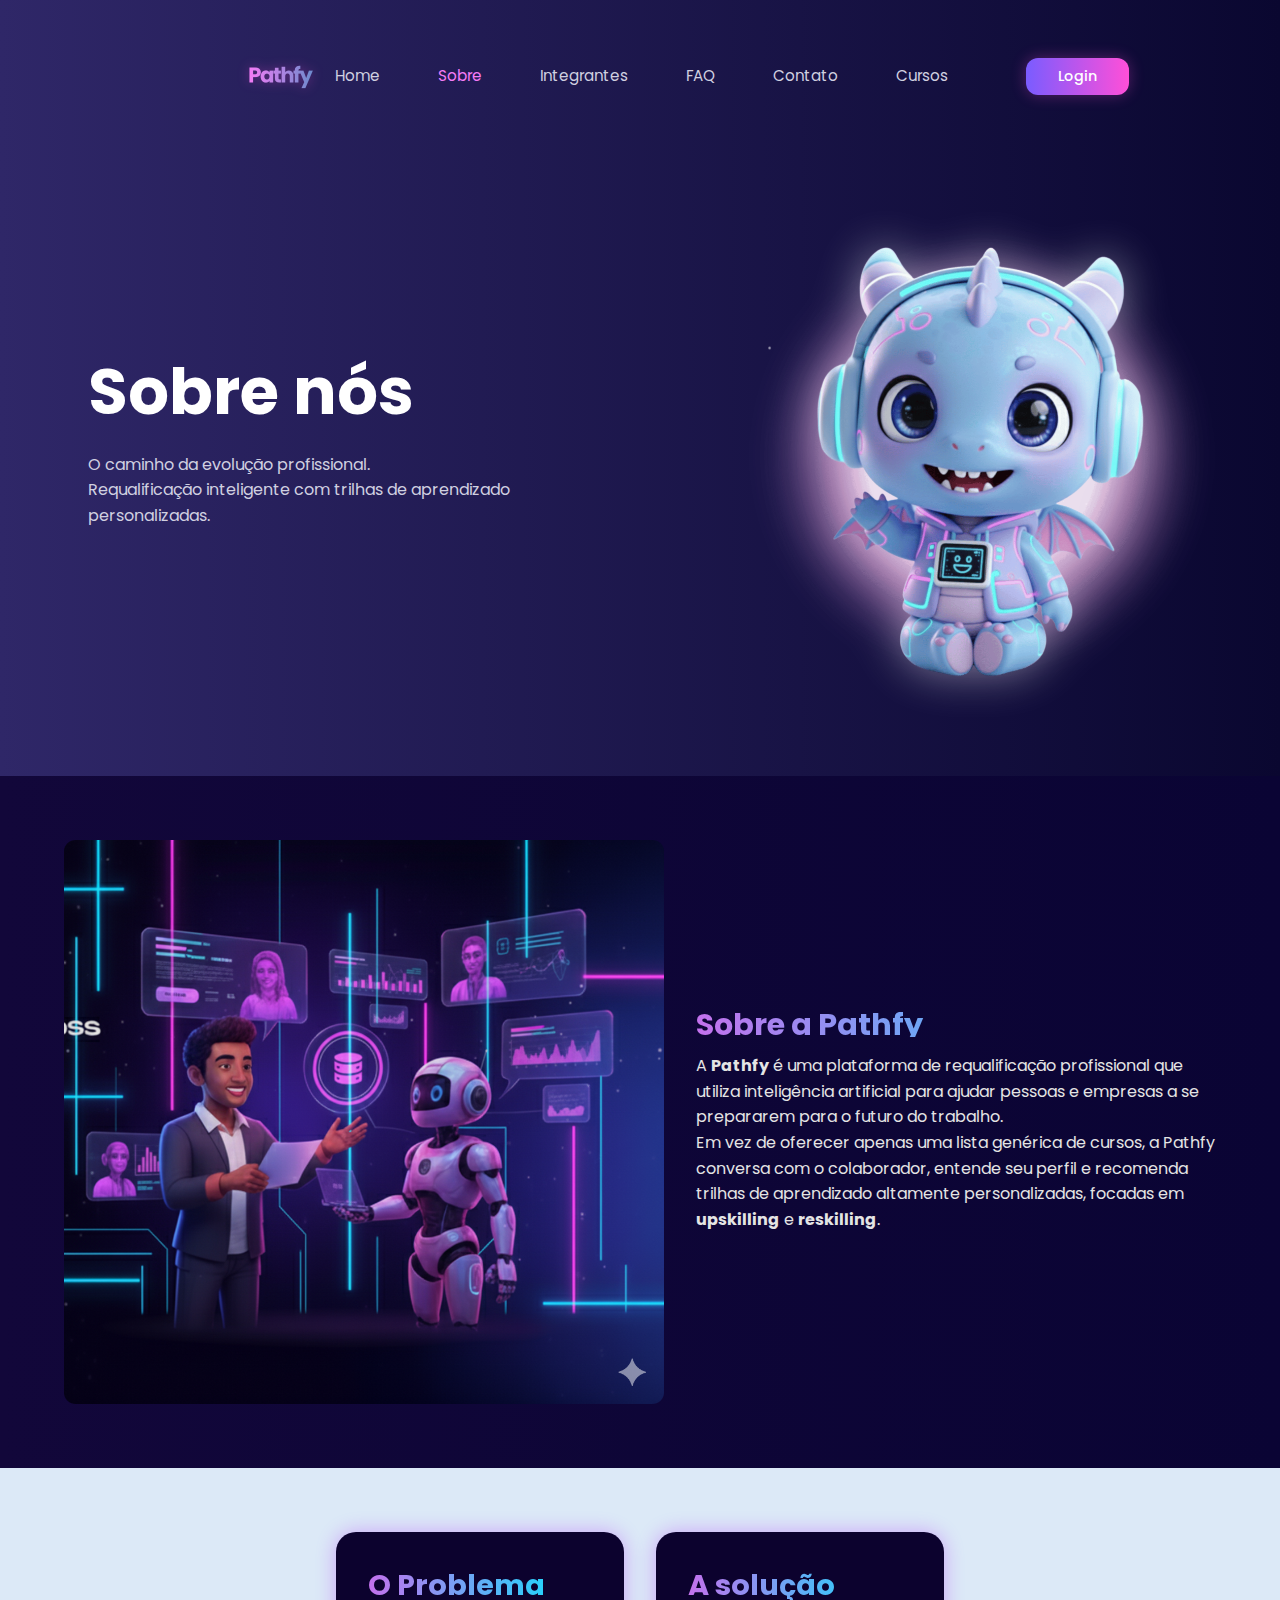
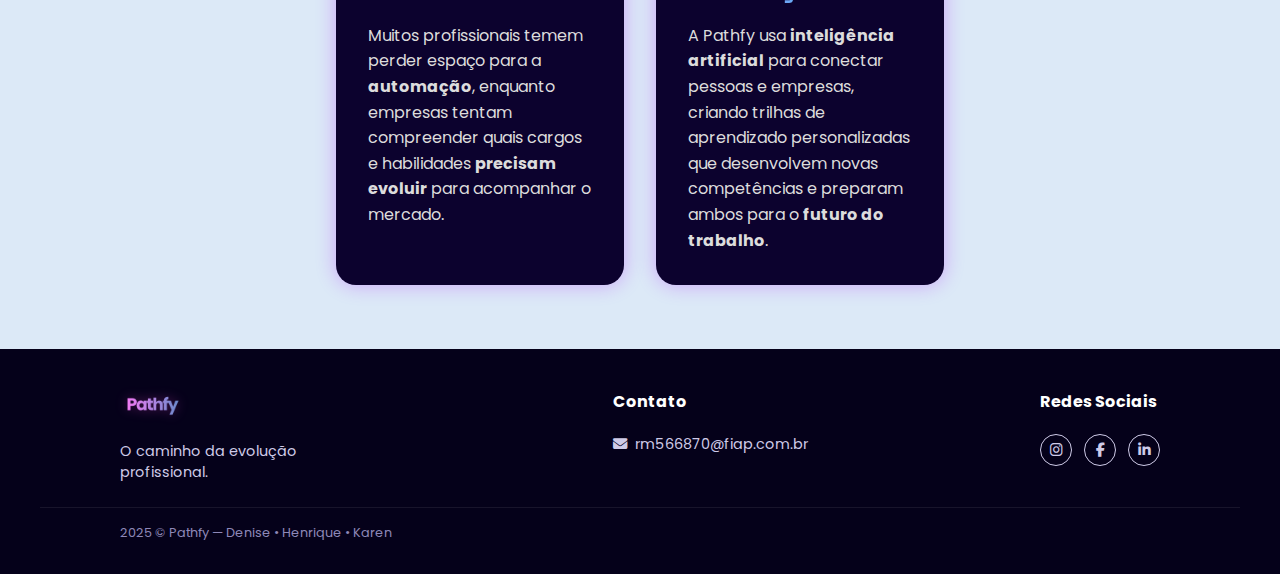
<file: sobre.html>
<!DOCTYPE html>
<html lang="pt-br">
<head>
    <meta charset="UTF-8">
    <meta name="viewport" content="width=device-width, initial-scale=1.0">
    <title>Pathfy - Sobre</title>
    <link href="https://fonts.googleapis.com/css2?family=Poppins:wght@400;500;600;700&display=swap" rel="stylesheet">
    <link rel="stylesheet" href="https://cdnjs.cloudflare.com/ajax/libs/font-awesome/6.5.0/css/all.min.css"/>

  <link rel="stylesheet" href="css/style.css" />
</head>
<body>
    <header class="hero">
  <nav class="navbar">
  <a href="index.html" class="logo">
    <img src="assets/images/logo_pathfy.png" alt="Pathfy">
  </a>

  <button class="menu-toggle">
    <span></span><span></span><span></span>
  </button>

  <div class="nav-right">
    <ul class="nav-links">
      <li><a href="index.html">Home</a></li>
      <li><a href="sobre.html" class="active">Sobre</a></li>
      <li><a href="integrantes.html">Integrantes</a></li>
      <li><a href="faq.html">FAQ</a></li>
      <li><a href="contato.html">Contato</a></li>
      <li><a href="cursos.html">Cursos</a></li>
    </ul>

    <a href="#" class="btn-login">Login</a>
  </div>
</nav>
    <section class="hero-content" id="home">
      <div class="hero-text">
        <h1>Sobre nós</h1>
        <p>O caminho da evolução profissional.<br>
        Requalificação inteligente com trilhas de aprendizado personalizadas.</p>
      </div>
      <div class="hero-image">
        <img src="assets/images/mascote_sentado.png" alt="Mascote Pathfy" />
      </div>
      </section>
      </header>

      <main>
      <section class="sobre-hero">
    <img src="assets/images/ilustracao-robo-humano.png" alt="IA e Colaborador" />
    <div class="sobre-hero-texto">
      <h1>Sobre a Pathfy</h1>
      <p>
      A <strong>Pathfy</strong> é uma plataforma de requalificação profissional
      que utiliza inteligência artificial para ajudar pessoas e empresas a se
      prepararem para o futuro do trabalho.
      </p>
      <p>
    Em vez de oferecer apenas uma lista genérica de cursos, a Pathfy
    conversa com o colaborador, entende seu perfil e recomenda trilhas de
    aprendizado altamente personalizadas, focadas em
    <strong>upskilling</strong> e <strong>reskilling</strong>.
    </p>
    </div>
  </section>

<section class="sobre-blocos">
  <div class="sobre-cards">

  <div class="sobre-card">
  <h2>O Problema</h2>
  <p>
  Muitos profissionais temem perder espaço para a <strong>automação</strong>,
  enquanto empresas tentam compreender quais cargos e habilidades
  <strong>precisam evoluir</strong> para acompanhar o mercado.
  </p>
  </div>

<div class="sobre-card">
  <h2>A solução</h2>
<p>
  A Pathfy usa <strong>inteligência artificial</strong> para conectar
  pessoas e empresas, criando trilhas de aprendizado personalizadas que
  desenvolvem novas competências e preparam ambos para o
  <strong>futuro do trabalho</strong>.
</p>
</div>
</div>
</section>
</main>

<footer class="footer">
  <div class="footer-container container">
    <div class="footer-col brand">
      <a href="index.html" class="logo">
        <img src="assets/images/logo_pathfy.png" alt="Logo Pathfy">
      </a>
      <p class="footer-text">O caminho da evolução profissional.</p>
    </div>

    <div class="footer-col contact">
      <h4>Contato</h4>
      <a href="mailto:rm566870@fiap.com.br" class="footer-link">
        <i class="fa-solid fa-envelope"></i>
        rm566870@fiap.com.br
      </a>
    </div>

    <div class="footer-col social">
      <h4>Redes Sociais</h4>
      <div class="social-links">
        <a href="#"><i class="fa-brands fa-instagram"></i></a>
        <a href="#"><i class="fa-brands fa-facebook-f"></i></a>
        <a href="#"><i class="fa-brands fa-linkedin-in"></i></a>
      </div>
    </div>
  </div>

  <hr class="footer-divider">

  <div class="footer-bottom">
    <p>2025 © Pathfy — Denise • Henrique • Karen</p>
  </div>
</footer>

<script src="js/script.js"></script>

<!-- ================= VLibras (Gratuito e Oficial) ================= -->
  <div vw class="enabled">
    <div vw-access-button class="active"></div>
    <div vw-plugin-wrapper>
      <div class="vw-plugin-top-wrapper"></div>
    </div>
  </div>

  <script src="https://vlibras.gov.br/app/vlibras-plugin.js"></script>
  <script>
    new window.VLibras.Widget('https://vlibras.gov.br/app');
  </script>
      
</body>
</html>
</file>
<file: css/style.css>
:root {
  --bg-dark: #0b0521;
  --accent-pink: #ff4fd8;
  --accent-purple: #7a5cff;
  --accent-blue: #4de0ff;
  --text-light: #ffffff;
  --text-muted: #d0d0e0;
}

* {
  margin: 0;
  padding: 0;
  box-sizing: border-box;
}

body {
  font-family: "Poppins", sans-serif;
  background: var(--bg-dark);
  color: var(--text-light);
  margin: 0;
  padding: 0;
  background: linear-gradient(90deg, #12073a, #0a0434);
}

/* NAVBAR */
.navbar {
  display: flex;
  align-items: center;
  justify-content: space-between !important;
  padding: 1rem 3rem;
  position: sticky;       
  top: 0;
  z-index: 1000;
  background: transparent !important;
}

.nav-right {
  display: flex;
  align-items: center;
  gap: 2rem;
}

.menu-toggle {
  display: none;          
  border: none;
  background: transparent;
  cursor: pointer;
}

.menu-toggle span {
  display: block;
  width: 26px;
  height: 3px;
  border-radius: 999px;
  background: #ffffff;
  transition: transform 0.3s ease, opacity 0.3s ease;
}

.nav-links {
  list-style: none;
  display: flex;
  gap: 2rem;
}

.nav-links a {
  text-decoration: none;
  color: var(--text-muted);
  font-size: 0.95rem;
  transition: color 0.2s ease;
}

.nav-links a:hover,
.nav-links a.active {
  color: #F67CF7;
}

.btn-login {
  background: linear-gradient(90deg, var(--accent-purple), var(--accent-pink));
  padding: 0.5rem 2rem;
  border-radius: 12px;
  color: #fff;
  text-decoration: none;
  font-weight: 500;
  font-size: 0.9rem;
  box-shadow: 0 0 15px rgba(255, 79, 216, 0.3);
  transition: transform 0.2s ease;
  margin-left: 2rem; 
}

.btn-login:hover {
  transform: translateY(-2px);
}

/* header */
/* ===== LOGO ===== */
.logo img {
  height: 40px;
  width: auto;
  display: block;
  filter: drop-shadow(0 0 6px rgba(255, 79, 216, 0.3)); 
  transition: transform 0.3s ease;
}


.logo img:hover {
  transform: scale(1.05);
}

.hero {
  background: radial-gradient(circle at top left, #382f7d 0%, #09042d 40%),
              radial-gradient(circle at top right, #ff4fd8 0%, #0b0521 50%);
  display: flex;
  flex-direction: column;
  align-items: center;
  overflow: hidden;
  margin-top: 12px;
  padding-top: 40px; 
  background: linear-gradient(90deg, #2f2768, #0a0730);
  margin: 0;
  justify-content: center;
}

.hero-content {
  display: flex;
  align-items: center;
  justify-content: space-between;
  width: 100%;
  max-width: 1200px;
  margin-top: 2rem;
}

.hero-text {
  flex: 1;
}

.hero-text h1 {
  font-size: 4rem;
  font-weight: 700;
  margin-bottom: 0.8rem;
}

.hero-text p {
  font-size: 1rem;
  color: var(--text-muted);
  line-height: 1.6;
  margin-bottom: 2rem;
}

.hero-image{
    flex: 1;
  display: flex;
  justify-content: flex-end;
  align-items: flex-end;
  position: relative;
  overflow: visible;
}

/* imagem do mascote */
.hero-image img {
  display: block;
  max-width: 520px;       
  height: auto;
  position: relative;
  right: -40px;           
  top: 20px;              
  animation: dragonFloat 4s ease-in-out infinite alternate,
             dragonGlow 6s ease-in-out infinite;
  filter: drop-shadow(0 0 22px rgba(255, 255, 255, 0.45));
  transition: transform 0.4s ease, filter 0.4s ease;
}

@keyframes dragonFloat {
  0% {
    transform: translateY(0);
  }
  50% {
    transform: translateY(-12px);
  }
  100% {
    transform: translateY(0);
  }
}

@keyframes dragonGlow {
  0% {
    filter: drop-shadow(0 0 14px rgba(255, 255, 255, 0.35));
  }
  50% {
    filter: drop-shadow(0 0 28px rgba(255, 255, 255, 0.65));
  }
  100% {
    filter: drop-shadow(0 0 14px rgba(255, 255, 255, 0.35));
  }
}

.hero-image::before {
  content: "";
  position: absolute;
  top: 0;
  left: 0;
  width: 100%;
  height: 100%;
  background: radial-gradient(2px 2px at 20% 30%, #fff, transparent),
              radial-gradient(1.5px 1.5px at 80% 60%, #fff, transparent),
              radial-gradient(1px 1px at 60% 80%, #fff, transparent),
              radial-gradient(1.5px 1.5px at 40% 50%, #fff, transparent);
  background-repeat: no-repeat;
  animation: twinkle 2s infinite ease-in-out alternate;
  opacity: 0.7;
}

@keyframes twinkle {
  from { opacity: 0.4; transform: scale(2); }
  to { opacity: 0.9; transform: scale(1.05); }
}

/* efeito da imagem*/
.hero-image img:hover {
  transform: scale(1.05);
  filter: drop-shadow(0 0 25px rgba(255, 255, 255, 0.7))
          drop-shadow(0 0 45px rgba(138, 43, 226, 0.6))
          brightness(1.15);
}

.btn-primary {
  background: linear-gradient(90deg, var(--accent-pink), var(--accent-purple));
  padding: 0.6rem 1.8rem;
  border-radius: 12px;
  color: #fff;
  text-decoration: none;
  font-weight: 600;
  transition: transform 0.2s ease;
}

/* ======== COMO FUNCIONA ======== */
.como-funciona {
  width: 100%;
  min-width: 100vw;
  background: linear-gradient(180deg, #0d0424 0%, #0b0521 100%);
  padding: 4rem 2rem 5rem;
  color: #ffffff;
  text-align: center;
  position: relative;
}

.container {
  max-width: 1100px;
  margin: 0 auto;
}

.subtitulo-secao {
  color: #4de0ff;
  font-size: 0.9rem;
  letter-spacing: 1.5px;
  text-transform: uppercase;
  margin-bottom: 0.4rem;
}

.titulo-secao {
  font-size: 2.2rem;
  font-family: "Poppins", sans-serif;
  margin-bottom: 2.5rem;
  font-weight: 700;
}

/* Seção "Como funciona" - fica por baixo */
.como-funciona {
  position: relative;
  z-index: 1;
}

/* Seção "Benefícios" - fica por cima */
.beneficios {
  position: relative;
  z-index: 20;   /* maior que o da seção anterior */
}

/* ======== CARTÕES ======== */

.etapas {
  display: grid;
  grid-template-columns: repeat(3, 1fr);
  gap: 2rem;
}

.cartao-etapa {
  background: rgba(25, 20, 60, 0.8);
  border-radius: 18px;
  padding: 2rem 1.6rem;
  border: 1px solid rgba(255, 79, 216, 0.6);
  box-shadow: 0 0 20px rgba(255, 79, 216, 0.25);
  text-align: left;
  transition: transform 0.3s ease, box-shadow 0.3s ease;
}

.cartao-etapa.meio {
  border-color: #4de0ff;
  box-shadow: 0 0 25px rgba(77, 224, 255, 0.25);
}

.cartao-etapa:hover {
  transform: translateY(-6px);
  box-shadow: 0 0 40px rgba(255, 79, 216, 0.4);
}

.cartao-etapa h3 {
  color: #4de0ff;
  font-size: 1.6rem;
  font-weight: 700;
  margin-bottom: 0.4rem;
}

.cartao-etapa h4 {
  font-size: 1rem;
  font-weight: 600;
  color: #4de0ff;
  margin-bottom: 0.8rem;
}

.cartao-etapa p {
  font-size: 0.92rem;
  color: #d0d0e0;
  line-height: 1.6;
}

/* ======== BENEFÍCIOS ======== */
.beneficios-topo {
  width: 100%;
  background-color: #e9f0ff;
  padding: 3rem 0 2rem;
}

.beneficios-topo .wrap,
.beneficios-cards {
  max-width: 1200px;
  margin: 0 auto;
  padding: 0 2rem;
}

.titulo-beneficios {
  font-family: "Poppins", sans-serif;
  font-size: 3rem;
  color: #61488E;
  font-weight: 700;
}

.titulo-beneficios span {
  background: linear-gradient(90deg, #7a5cff, #ff4fd8);
  -webkit-background-clip: text;
  -webkit-text-fill-color: transparent;
}

/* ======== CARDS ======== */

.beneficios-cards {
  width: 100%;

  background: transparent;
  padding: 4rem 2rem;
  display: grid;
  grid-template-columns: repeat(4, 1fr);
  gap: 2rem;
  justify-content: center;
  max-width: 1200px;
  margin-inline: auto;
}

.beneficio-card {
  background: rgba(25, 20, 60, 0.85);
  border: 1px solid rgba(255, 79, 216, 0.6);
  box-shadow: 0 0 20px rgba(255, 79, 216, 0.25);
  border-radius: 18px;
  padding: 1.8rem 1.4rem;
  text-align: left;
  transition: transform 0.3s ease, box-shadow 0.3s ease;
}

.beneficio-card:hover {
  transform: translateY(-6px);
  box-shadow: 0 0 35px rgba(255, 79, 216, 0.4);
}

.beneficio-card h3 {
  color: #ffffff;
  font-size: 1.1rem;
  margin-bottom: 0.8rem;
  font-weight: 600;
}

.beneficio-card p {
  font-size: 0.9rem;
  color: #d0d0e0;
  line-height: 1.6;
}

/* Seção de benefícios inteira */
.beneficios {
  width: 100%;
  min-width: 100vw;
  background-color: #271F63;
  color: #fff;
  margin: 0;
  padding: 0 0 4rem;
  position: relative;
  z-index: 2;
}

.beneficios-topo {
  position: relative;
  background: #e5edf9;    
  padding: 130px 0 40px;   /* espaço extra em cima por causa do dragão */
  overflow: visible;       
}

/* Container interno (já existe, só reforçando o layout) */
.beneficios-topo .wrap {
  max-width: 1200px;
  margin: 0 auto;
  display: flex;
  align-items: center;
  gap: 32px;
}

/*sobreposição do mascote */
.beneficios-topo img {
  position: absolute;
  left: 200px;
  top: -90px;  
  width: 606px;
  height: auto;
  z-index: 20;
  pointer-events: none;
}

/* Título fica ao lado */
.titulo-beneficios {
  margin-left: 300px;      /* dá espaço pro dragão à esquerda */
}

/* ========= SEÇÃO EQUIPE ========= */

.equipe {
  padding: 4rem 2rem;
  background: radial-gradient(circle at top, #3c2b93 0%, #1a0f47 60%, #110833 100%);
  width: 100%;
}

.equipe-container {
  max-width: 1200px;
  margin: 0 auto;
  display: flex;
  justify-content: center;
  gap: 3rem;
  flex-wrap: wrap;
}

.card-membro {
  background: #472b99;
  border-radius: 28px;
  padding: 1.8rem 1.6rem 1.6rem;
  width: 320px;
  box-shadow: 0 18px 40px rgba(0, 0, 0, 0.35);
  text-align: center;
  color: #ffffff;
}

.card-foto {
  background: linear-gradient(135deg, #9cf27b, #7ee08c);
  padding: 6px;
  border-radius: 22px;
  margin-bottom: 1.2rem;
}

.card-foto img {
  width: 100%;
  display: block;
  border-radius: 18px;
}

/* TÍTULO E TEXTOS */
.card-membro h3 {
  font-size: 1.4rem;
  margin-bottom: 0.8rem;
}

.card-membro p {
  margin: 0.2rem 0;
  font-size: 0.95rem;
}

/* BOTÕES */
.card-links {
  display: flex;
  justify-content: center;
  gap: 0.75rem;
  margin-top: 1.3rem;
}

.card-links a {
  display: inline-block;
  padding: 0.45rem 1.3rem;
  border-radius: 999px;
  font-size: 0.9rem;
  font-weight: 600;
  text-decoration: none;
  color: #ffffff;
}

/* Cores específicas dos botões */
.btn-linkedin, .btn-github {
  background-color: #09042D;   /* verdinho */
}


.card-membro.henrique .card-foto {
  background: linear-gradient(135deg, #8ac6ff, #9fd3ff);
}

.card-membro.karen .card-foto {
  background: linear-gradient(135deg, #ff7eb8, #ff9bd2);
}

/* RESPONSIVO */
@media (max-width: 768px) {
  .equipe {
    padding: 3rem 1.5rem;
  }

  .card-membro {
    width: 100%;
    max-width: 360px;
  }
}

@media (max-width: 480px) {
  .equipe {
    padding: 2.5rem 1.2rem;
  }
}


/* ======== FOOTER ======== */
.footer {
  width: 100%;
  background-color: #05011a;  /* fundo escuro em TODA a largura */
  color: #ffffff;
  padding: 2.5rem 0 2rem;     /* só padding vertical aqui */
  font-size: 0.9rem;
}

/* CONTAINER CENTRALIZADO */
.footer-container {
  max-width: 1200px;        /* largura máxima do conteúdo */
  margin: 0 auto;           /* centraliza o conteúdo */
  padding: 0 80px;          /* espaço lateral (igual às outras seções) */
  display: flex;
  justify-content: space-between;
  align-items: flex-start;
  gap: 3rem;
  background: transparent;  /* GARANTA que não tenha background aqui */
}

.footer-col {
  display: flex;
  flex-direction: column;
  gap: 0.75rem;
}

/* Coluna da marca */
.footer-col.brand img {
  height: 32px;
  margin-bottom: 0.5rem;
}

.footer-col.brand .footer-text {
  max-width: 260px;
  color: #cfcbe8;
}

/* Contato */
.footer-col.contact h4,
.footer-col.social h4 {
  font-size: 1rem;
  margin-bottom: 0.5rem;
}

.footer-col.contact .footer-link {
  display: inline-flex;
  align-items: center;
  gap: 0.5rem;
  color: #cfcbe8;
  text-decoration: none;
}

.footer-col.contact .footer-link i {
  font-size: 0.9rem;
}

/* Redes sociais */
.footer-col.social .social-links {
  display: flex;
  gap: 0.75rem;
}

.footer-col.social .social-links a {
  width: 32px;
  height: 32px;
  border-radius: 50%;
  border: 1px solid #cfcbe8;
  display: inline-flex;
  align-items: center;
  justify-content: center;
  color: #cfcbe8;
  text-decoration: none;
}

/* Linha e texto final */
.footer-divider {
  border: none;
  border-top: 1px solid rgba(255, 255, 255, 0.08);
  margin: 1.5rem auto 1rem;
  max-width: 1200px;
}

.footer-bottom {
  max-width: 1200px;
  margin: 0 auto;
  padding: 0 80px;
  color: #8e88b8;
  font-size: 0.8rem;
}

.navbar {
  position: relative;
  z-index: 50;
}

.hero::before,
.hero::after,
.hero-image,
.hero-image img {
  z-index: 1;         
}

.nav-links a {
  display: inline-flex;
  align-items: center;
  padding: 10px 14px;         
  line-height: 1;             
  border-radius: 8px;        
  text-decoration: none;
}

.nav-links {
  display: flex;
  gap: 30px;                  
}

.nav-links a:hover,
.nav-links a:focus,
.nav-links a.active {
  outline: none;
}


/* Responsivo */
@media (max-width: 1024px) {
  .beneficios-cards { grid-template-columns: repeat(2, 1fr); }
}
@media (max-width: 600px) {
  .beneficios-cards { grid-template-columns: 1fr; }
}

@keyframes brilho {
  from {
    filter: drop-shadow(0 0 15px rgba(164, 132, 255, 0.3));
  }
  to {
    filter: drop-shadow(0 0 30px rgba(255, 79, 216, 0.6));
  }
}

@media (max-width: 900px) {
  .etapas {
    grid-template-columns: 1fr;
  }

  .cartao-etapa {
    text-align: center;
  }
}

/* FORÇANDO A LOGO PARA A ESQUERDA */
.navbar {
  justify-content: space-between !important;
  width: 70%;
  padding: 1rem 3rem;
}

.logo {
  margin-right: auto !important;
}

.nav-right {
  margin-left: auto !important;
}


/* =============== RESPONSIVIDADE DA SEÇÃO BENEFÍCIOS =============== */

/* ===== DESKTOP(992px até 1299px) ===== */
@media (min-width: 992px) and (max-width: 1299px) {

  .beneficios-topo {
    padding: 50px 0 60px; 
  }

  .beneficios-topo .wrap {
    flex-direction: row;
    align-items: center;
  }

  .beneficios-topo img {
    width: 460px;      
    left: 20px;       
    top: -80px;        
  }

  .titulo-beneficios {
    margin-left: 330px; 
    font-size: 2.6rem;
  }
}

/* TABLET (entre 768px e 991px) */
@media (min-width: 768px) and (max-width: 991px) {
  .beneficios-topo {
    padding: 32px 0 40px;
  }

  .beneficios-topo img {
    left: -20px;      
    top: -80px;
    width: 380px; 
  }

  .titulo-beneficios {
    margin-left: 220px;   
    font-size: 2.4rem;
  }
}

/* TELAS MÉDIAS (481px até 767px)
*/
@media (min-width: 481px) and (max-width: 767px) {
  .beneficios-topo {
    padding: 20px 0 20px;
  }

  .beneficios-topo img {
    left: -50px;
    top: -70px;
    width: 382px;
  }

  .titulo-beneficios {
    margin-left: 200px;
    font-size: 2.1rem;
  }
}

@media (min-width: 616px) and (max-width: 767px) {
  .beneficios-topo {
    padding: 50px 0 40px;
  }

  .beneficios-topo img {
    left: -50px;
    top: -70px;
    width: 382px;
  }

  .titulo-beneficios {
    margin-left: 200px;
    font-size: 2.1rem;
  }
}

/* MOBILE (até 480px)*/
@media (max-width: 480px) {
  .beneficios-topo {
    padding: 10px 0 8px;   
  }

  .beneficios-topo img {
    left: -68px;              
    top: -50px;              
    width: 280px;            
  }

  .titulo-beneficios {
    margin-left: 120px;      
    font-size: 1.8rem;
  }
}


/* ====== FOOTER RESPONSIVO (TABLET / CELULAR) ====== */
/* TABLET – 768px até 991px */
@media (min-width: 768px) and (max-width: 991px) {
  .footer-container {
    padding: 0 2rem;
    gap: 4rem;              
    flex-wrap: wrap;        
  }

  .footer-col {
    flex: 1;
    min-width: 220px;       
  }

  .footer-bottom {
    max-width: 100%;
    padding: 0 2rem;
    text-align: center;
  }
}

/* MOBILE – até 480px */
@media (max-width: 480px) {
  .footer-container {
    flex-direction: column;
    align-items: center !important;   
    text-align: center !important;    
    gap: 1.5rem;
    padding: 0 1.5rem;
  }

  .footer-container {
    flex-direction: column;     
    align-items: flex-start;
    gap: 1.5rem;
    padding: 0 1.5rem;
  }

  .footer-col {
    width: 100%;
    display: flex;
    flex-direction: column;
    align-items: center;              
    text-align: center;
  }

  .footer-col.brand,
  .footer-col.contact,
  .footer-col.social {
    width: 100%;
  }

  .footer-col.brand img {
    height: 28px;
  }

  .footer-col.brand .footer-text {
    max-width: 100%;
  }

  .footer-divider {
    max-width: 100%;
    margin: 1.25rem 1.5rem 1rem;
  }

  .footer-bottom {
    width: 100%;
    padding: 0 1.5rem;
    text-align: center !important; 
    font-size: 0.75rem;
  }
}

/*CELULAR GRANDE / TABLET (481px até 767px)*/
@media (min-width: 481px) and (max-width: 767px) {
  .footer-container {
    flex-direction: column;
    align-items: center;
    text-align: center;
    gap: 2rem;
    padding: 0 2rem;
  }

  .footer-col {
    width: 100%;
    max-width: 420px; /* para não ficar esticado */
    display: flex;
    flex-direction: column;
    align-items: center;
  }

  .footer-bottom {
    text-align: center;
    padding-top: 1rem;
  }
}

/* MENU RESPONSIVO: MOBILE + TABLET */
@media (max-width: 991px) {
  .navbar {
    padding: 1rem 1.5rem;
  }

  /*Hamburguer*/
  .menu-toggle {
    display: flex;
    flex-direction: column;
    justify-content: space-between;
    width: 26px;
    height: 20px;
  }

  /* animação do X quando abrir */
  .menu-toggle.open span:nth-child(1) {
    transform: translateY(8px) rotate(45deg);
  }
  .menu-toggle.open span:nth-child(2) {
    opacity: 0;
  }
  .menu-toggle.open span:nth-child(3) {
    transform: translateY(-8px) rotate(-45deg);
  }

  
  .nav-right {
    position: absolute;
    left: 0;
    right: 0;
    top: 72px; 
    background: #473e8d;
    flex-direction: column;
    align-items: center;
    gap: 1.5rem;
    padding: 1.5rem 0 2rem;
    border-radius: 2%;

    max-height: 0;
    opacity: 0;
    overflow: hidden;
    pointer-events: none;
    transition: max-height 0.3s ease, opacity 0.3s ease;
  }

  .nav-right.open {
    max-height: 400px;
    opacity: 1;
    pointer-events: auto;
  }

  .nav-links {
    flex-direction: column;
    align-items: center;
    gap: 1rem;
  }

  .btn-login {
    margin-left: 0;
    width: 160px;
    text-align: center;
  }
}

/*----PÁGINA SOBRE---*/
/* HERO */
.sobre-hero {
display: flex;
flex-wrap: wrap;
align-items: center;
justify-content: center;
padding: 4rem 2rem;
gap: 2rem;
margin: 0 auto;
width: 100%;
}

.sobre-hero{
  background: linear-gradient(90deg, #12073a, #0a0434);
}

.sobre-hero img {
width: 100%;
max-width: 600px;
border-radius: 2%;
}


.sobre-hero-texto {
max-width: 520px;
color: #e4e4e4;
line-height: 1.6rem;
}


.sobre-hero-texto h1 {
font-size: 1.9rem;
margin-bottom: 1rem;
background: linear-gradient(90deg, #c471ed, #00eaff);
-webkit-background-clip: text;
-webkit-text-fill-color: transparent;
}


/* PROBLEMA & SOLUÇÃO */
.sobre-blocos {
background-color: #dce9f7;
padding: 4rem 2rem;
}


.sobre-cards {
display: flex;
flex-wrap: wrap;
justify-content: center;
gap: 2rem;
width: 50%;
margin: 0 auto;
}


.sobre-card {
background-color: #0c022e;
color: #ffffff;
padding: 2rem;
border-radius: 20px;
flex: 1;
min-width: 280px;
width: 100%;
box-shadow: 0 0 20px rgba(162, 0, 255, 0.3);
}


.sobre-card h2 {
font-size: 1.8rem;
margin-bottom: 1rem;
background: linear-gradient(90deg, #c471ed, #00eaff);
-webkit-background-clip: text;
-webkit-text-fill-color: transparent;
}


.sobre-card p {
line-height: 1.6rem;
color: #dcdcdc;
}

/* =========================================================
   HERO / HEADER RESPONSIVO PARA OS TAMANHOS DA FIAP
   ========================================================= */

/* MOBILE – até 480px (5 pontos) */
@media (max-width: 480px) {
  .hero {
    padding-top: 1.5rem;
  }

  .navbar {
    padding: 1rem 1.5rem;
  }

  .hero-content {
    flex-direction: column;
    align-items: flex-start;
    gap: 2rem;
    padding: 2rem 1.5rem 3rem;
    max-width: 100%;
  }

  .hero-text h1 {
    font-size: 2.4rem;
  }

  .hero-text p {
    font-size: 0.95rem;
  }

  .hero-image {
    justify-content: center;
  }

  .hero-image img {
    max-width: 330px;
    right: 0;
    top: 0;
  }
}

/* CELULAR GRANDE / MÉDIO – 481px até 767px */
@media (min-width: 481px) and (max-width: 767px) {
  .hero {
    padding-top: 2rem;
  }

  .navbar {
    padding: 1rem 2rem;
  }

  .hero-content {
    flex-direction: column;
    align-items: flex-start;
    gap: 2.5rem;
    padding: 2.5rem 2rem 0rem;
  }

  .hero-text h1 {
    font-size: 2.8rem;
  }

  .hero-image {
    justify-content: center;
  }

  .hero-image img {
    max-width: 450px;
    right: 0;
    top: 0;
  }
}

/* TABLET – 768px até 991px (4 pontos) */
@media (min-width: 768px) and (max-width: 991px) {
  .navbar {
    padding: 1rem 2.5rem;
  }

  .hero-content {
    flex-direction: row;
    align-items: center;
    justify-content: space-between;
    gap: 3rem;
    padding: 3rem 2.5rem 4rem;
  }

  .hero-text h1 {
    font-size: 3.2rem;
  }

  .hero-image img {
    max-width: 380px;
    right: -10px;
    top: 10px;
  }
}

/* DESKTOP PEQUENO – 992px até 1299px */
@media (min-width: 992px) and (max-width: 1299px) {
  .hero-content {
    padding: 3rem 3rem 4rem;
    gap: 3rem;
  }

  .hero-image img {
    max-width: 460px;
    right: -20px;
    top: 10px;
  }
}
</file>
